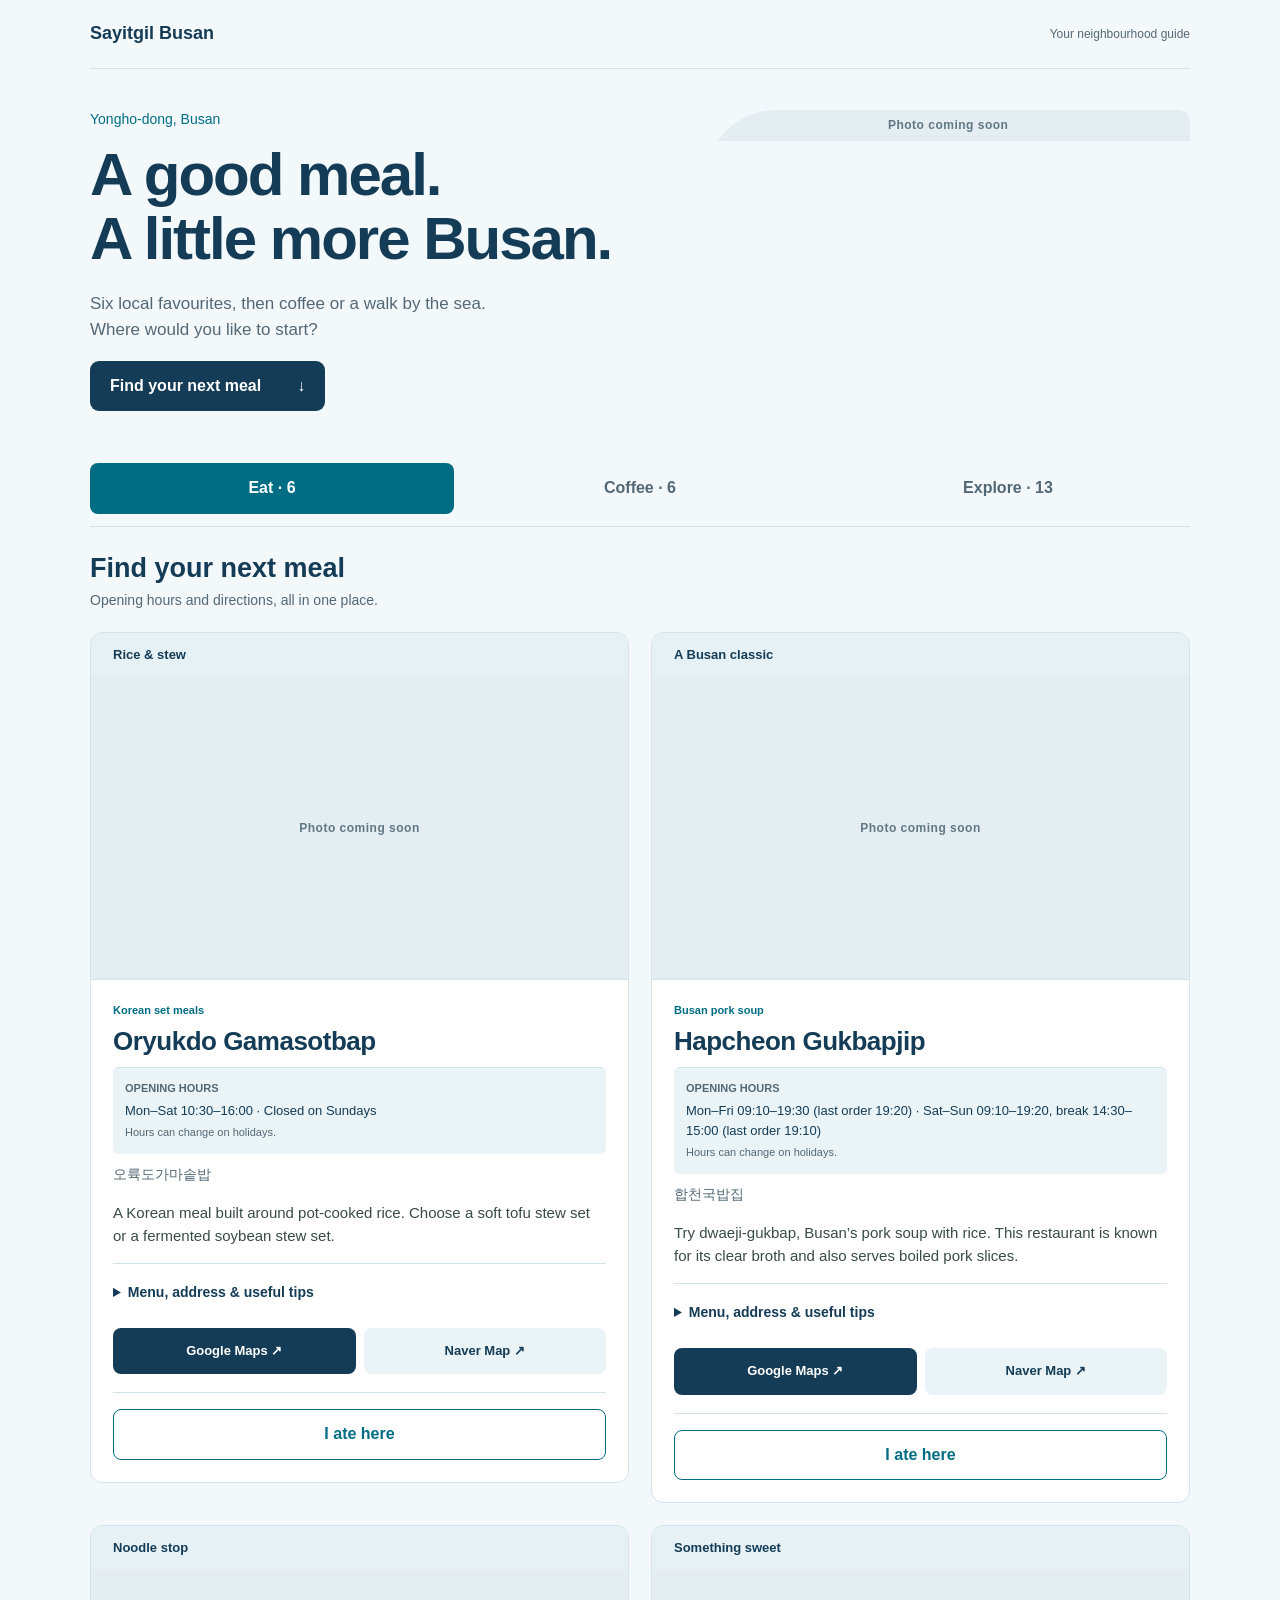
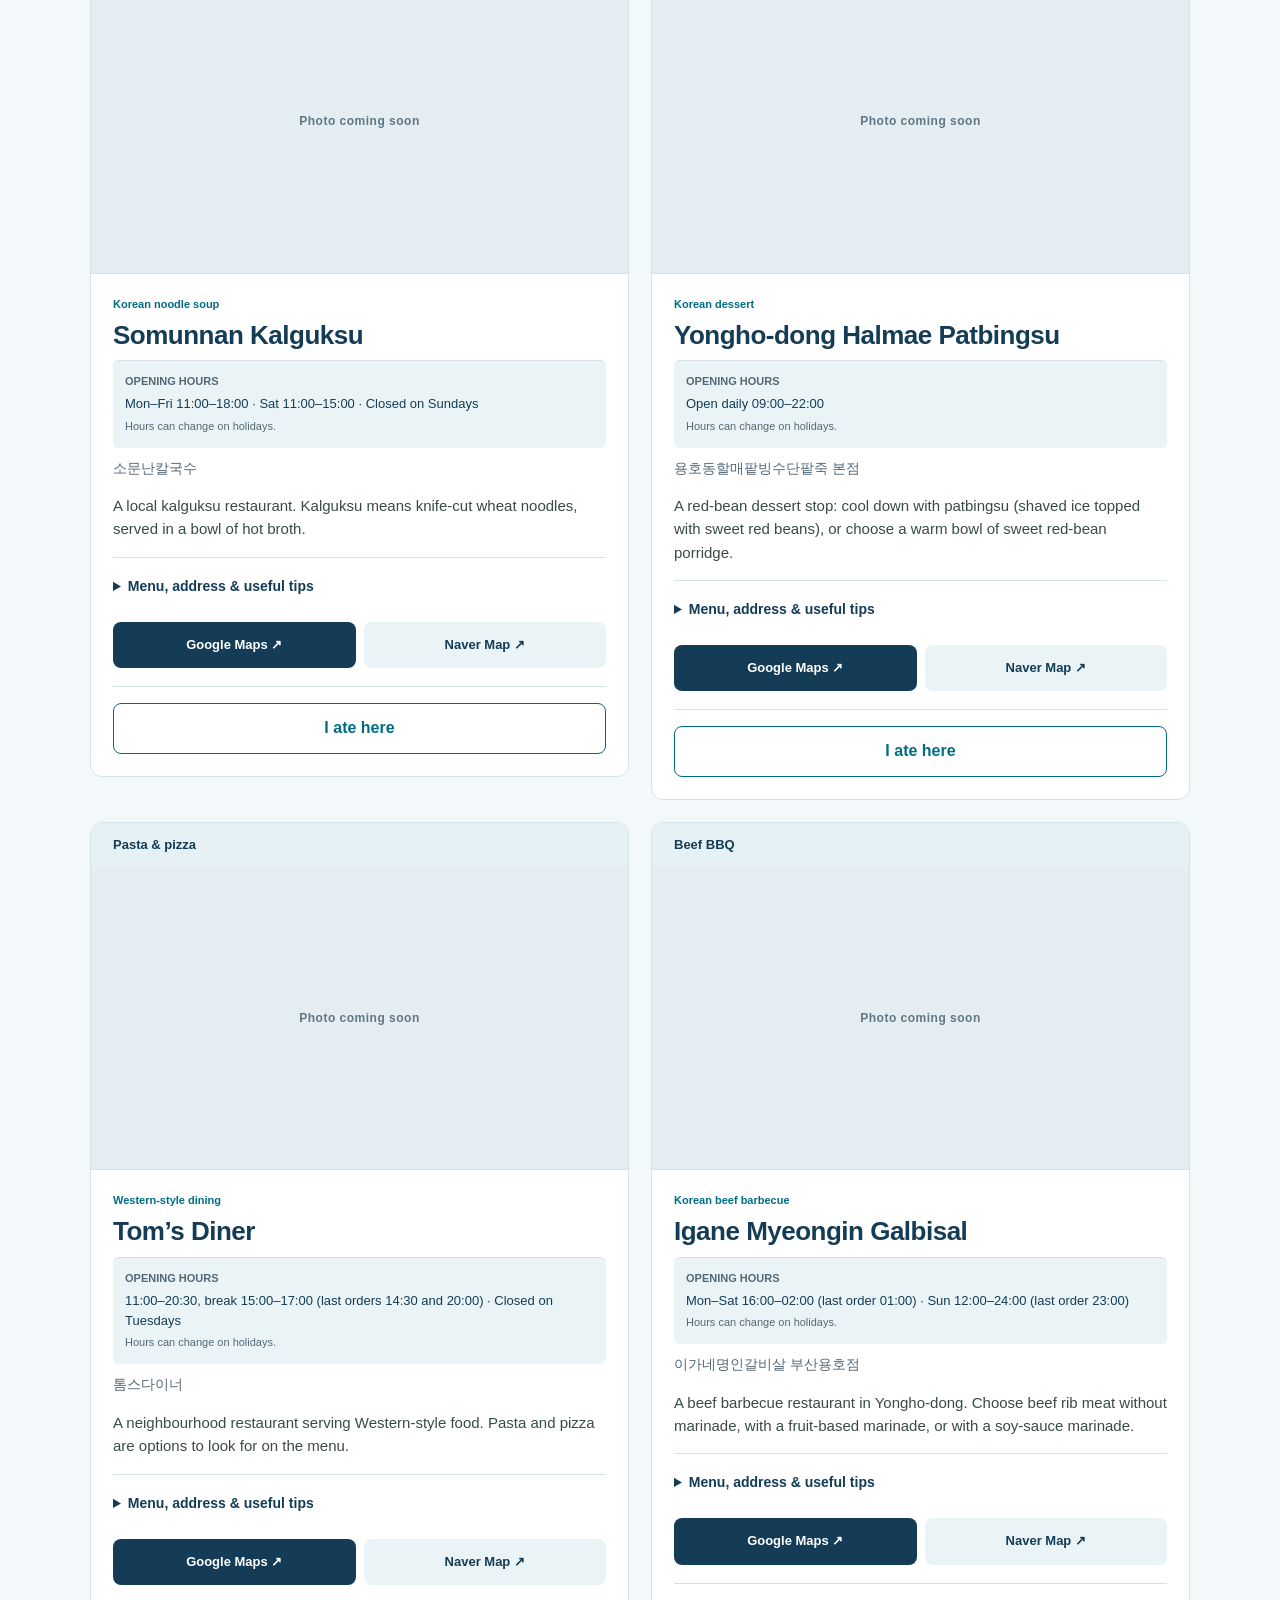
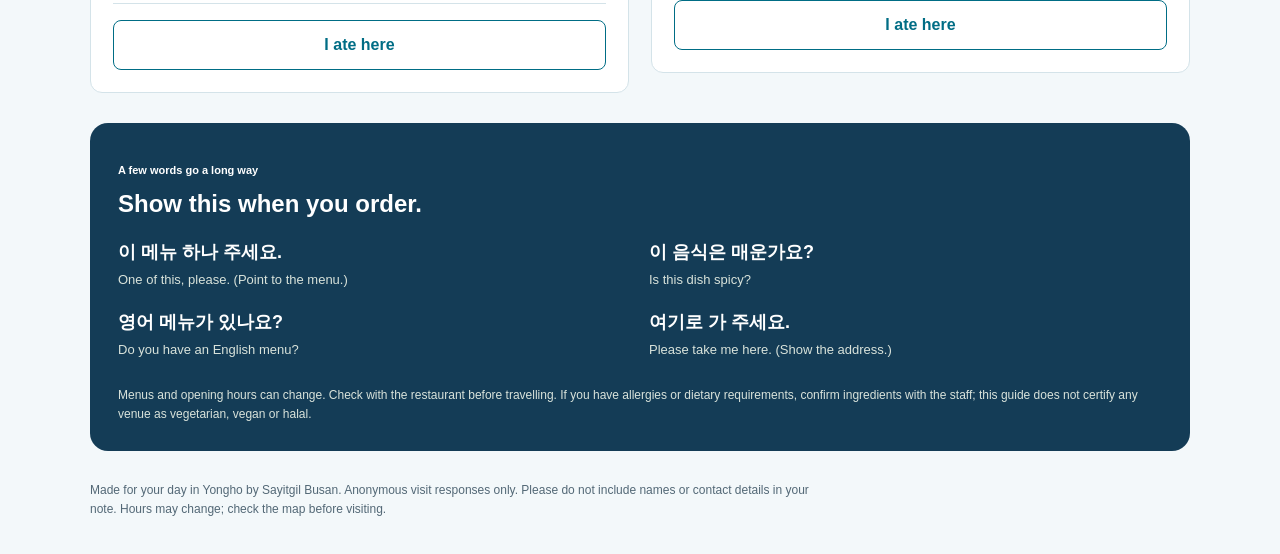
<file: pilot-akane/index.html>
<!DOCTYPE html>
<html lang="en"><head><meta charset="utf-8"/><meta content="width=device-width,initial-scale=1" name="viewport"/><title>Your next stop in Yongho · Sayitgil Busan</title><meta content="noindex" name="robots"/><meta content="Six local food stops in Yongho-dong, Busan. English descriptions, Korean addresses and easy map links, selected by Sayitgil Busan." name="description"/><meta content="#173f3b" name="theme-color"/><meta content="Eat around Yongho · Sayitgil Busan" property="og:title"/><meta content="Six local food stops, from Korean comfort food to red-bean shaved ice. Open the guide and find your next meal." property="og:description"/><meta content="website" property="og:type"/><style>
:root{--ink:#173f3b;--paper:#f7f5ee;--orange:#a74724;--muted:#5e6962;--line:#dce0d7}*{box-sizing:border-box}html{scroll-behavior:smooth;scroll-padding-top:20px}body{margin:0;background:var(--paper);color:var(--ink);font-family:Arial,'Malgun Gothic',sans-serif;line-height:1.6}a{color:inherit;text-underline-offset:4px}button{font:inherit;cursor:pointer}a:focus-visible,button:focus-visible,summary:focus-visible{outline:3px solid #c87925;outline-offset:4px}.wrap{max-width:1120px;margin:auto;padding:0 28px}.brand{display:flex;justify-content:space-between;align-items:center;padding:23px 0;border-bottom:1px solid var(--line);gap:15px;font-size:12px;letter-spacing:1.2px}.brand strong{font-size:15px;letter-spacing:2px}.brand span{color:var(--muted)}header{padding:60px 0 34px;position:relative}header .eyebrow{color:var(--orange)}h1{font-family:Georgia,serif;font-size:clamp(44px,7vw,82px);line-height:1.05;letter-spacing:-2px;font-weight:normal;margin:16px 0 22px}h1 em{font-weight:normal;color:var(--orange)}.intro{max-width:590px;font-size:18px;color:var(--muted)}.eyebrow{font-size:11px;letter-spacing:1.8px;font-weight:bold;text-transform:uppercase}.nav{display:flex;gap:9px;flex-wrap:wrap;margin:25px 0 0}.nav a{border:1px solid #cbd2c8;text-decoration:none;border-radius:25px;padding:8px 15px;font-size:13px;background:#fff9}.nav a:hover{background:var(--ink);color:white}.guide-note{display:flex;gap:14px;background:#e9ede3;padding:18px 22px;border-radius:12px;font-size:14px;margin:10px 0 28px}.guide-note p{margin:0}.grid{display:grid;grid-template-columns:repeat(2,minmax(0,1fr));gap:25px;align-items:start}.card{background:#fff;border:1px solid var(--line);border-radius:20px;overflow:hidden;scroll-margin:22px}.card-top{height:100px;background:#e7ecdf;position:relative;display:flex;align-items:center;gap:14px;padding:25px}.card:nth-child(2) .card-top{background:#f4e4d2}.card:nth-child(3) .card-top{background:#e7edf0}.card:nth-child(4) .card-top{background:#f3e2e2}.card:nth-child(5) .card-top{background:#f0e9d9}.card:nth-child(6) .card-top{background:#f0e2d9}.number{font-family:Georgia,serif;font-size:36px;opacity:.55}.tag{font-size:24px;line-height:1.2;font-weight:bold;letter-spacing:0}.food{font-size:46px;margin-left:auto}.card-body{padding:27px}.card .eyebrow{margin:0 0 7px;color:var(--orange)}h2{font-family:Georgia,serif;font-size:36px;line-height:1.18;margin:0 0 8px;overflow-wrap:anywhere}.korean{font-size:20px;color:var(--muted);margin:0 0 19px}.description{margin:0 0 21px;min-height:77px;color:#394b45}.order{padding:16px 18px;background:#f7f7f2;border-left:3px solid #b2bda3;display:flex;flex-direction:column;gap:5px;font-size:14px}.label{font-size:10px;font-weight:bold;letter-spacing:1.4px;color:var(--muted)}.order strong{font-size:16px}.tip{font-size:13px;color:var(--muted);margin:18px 0}.address{border-top:1px solid var(--line);padding-top:17px}.address p{margin:5px 0;font-size:14px}.address .en-address{font-size:12px;color:var(--muted)}.copy{border:0;background:transparent;color:var(--orange);padding:8px 0;text-decoration:underline;text-underline-offset:3px;font-size:12px;min-height:40px}.actions{display:flex;gap:10px;margin-top:15px}.actions a{flex:1;text-align:center;padding:12px 8px;border-radius:8px;text-decoration:none;font-size:13px;font-weight:bold}.primary{background:var(--ink);color:#fff}.secondary{background:#eef1e9}details{margin-top:20px;border-top:1px solid var(--line);padding-top:13px;font-size:12px;color:var(--muted)}summary{cursor:pointer;min-height:30px}details p{margin:8px 0}details a{line-height:2}.help{margin-top:32px;background:var(--ink);color:white;border-radius:18px;padding:28px}.help h2{font-size:28px}.phrases{display:grid;grid-template-columns:1fr 1fr;gap:18px;margin-top:20px}.phrases p{margin:0}.phrases strong{display:block;font-size:18px}.phrases span{font-size:13px;color:#d9e3db}.fine{font-size:12px;color:#d9e3db;margin:24px 0 0}footer{padding:30px 0 40px;display:flex;justify-content:space-between;gap:20px;font-size:12px;color:var(--muted)}#toast{position:fixed;bottom:24px;left:50%;transform:translateX(-50%);background:#173f3b;color:white;padding:12px 22px;border-radius:30px;box-shadow:0 4px 20px #0002;z-index:5}#toast:empty{display:none}@media(max-width:700px){.wrap{padding:0 18px}.brand{font-size:10px}.brand strong{font-size:12px}header{padding-top:36px}h1{letter-spacing:-1px}.card h2{font-size:34px}.card-top{padding:20px;gap:12px}.tag{font-size:22px}.card-top .number{font-size:30px}.card-top .food{font-size:38px}.intro{font-size:16px}.grid{grid-template-columns:1fr;gap:20px}.card-body{padding:23px}.description{min-height:0}.phrases{grid-template-columns:1fr}.help{padding:24px}.guide-note{padding:16px}footer{flex-direction:column;gap:5px}.nav a{font-size:12px;padding:8px 12px}}@media(prefers-reduced-motion:reduce){html{scroll-behavior:auto}}
.place-photo{margin:0;border-bottom:1px solid var(--line)}.place-photo img{display:block;width:100%;height:auto;aspect-ratio:16/10;object-fit:cover;background:#eef1e9}.place-photo figcaption{display:flex;justify-content:space-between;gap:12px;padding:9px 20px;font-size:11px;color:var(--muted)}.place-photo a{color:var(--muted)}.ate{margin-top:18px;border-top:1px dashed var(--line);padding-top:16px}.ate-btn{width:100%;padding:13px;border-radius:8px;border:2px solid var(--orange);background:#fff;color:var(--orange);font-weight:bold}.ate-btn.done{background:var(--orange);color:#fff}.dishes{display:flex;flex-wrap:wrap;gap:8px;margin:8px 0}.dish{border:1px solid #cbd2c8;background:#fff9;border-radius:20px;padding:8px 13px;font-size:13px}.dish.on{background:var(--ink);color:#fff}.ate-course ul{list-style:none;padding:0;margin:8px 0}.ate-course li{display:flex;gap:10px;margin:0 0 12px;font-size:14px}.thumb{width:72px;height:72px;object-fit:cover;border-radius:8px;flex:none}.maps{font-size:13px}.maps a{font-weight:bold}.spot-img{width:100%;height:150px;object-fit:cover;border-radius:10px;margin-bottom:8px}.ph{display:flex;align-items:center;justify-content:center;text-align:center;background:#eef1e9;color:var(--muted);font-size:11px;font-weight:bold;letter-spacing:.5px}.spot-img.ph{font-size:13px}.hours{border-top:1px solid var(--line);margin-top:18px;padding-top:13px;font-size:13px}.hours p{margin:5px 0}.small{font-size:13px;color:var(--muted);margin:4px 0}.note{display:block;font-size:12px;color:var(--muted);margin-top:10px}.note textarea{width:100%;margin-top:6px;border:1px solid var(--line);border-radius:8px;padding:8px;font:inherit}.send-note{margin-top:6px;border:0;background:var(--ink);color:#fff;border-radius:8px;padding:9px 16px;font-size:13px}.after{margin-top:40px}.after h2{font-family:Georgia,serif;font-size:32px;margin:18px 0 4px}.spots{display:grid;grid-template-columns:repeat(3,minmax(0,1fr));gap:16px;margin:14px 0 26px}.spot{background:#fff;border:1px solid var(--line);border-radius:16px;padding:20px}.spot h3{font-family:Georgia,serif;font-size:21px;margin:4px 0}.spot p{font-size:14px;margin:6px 0}.spot .secondary{display:inline-block;margin-top:6px;padding:9px 14px;border-radius:8px;text-decoration:none;font-size:13px;font-weight:bold}.pilot{background:#fff4d6;border:1px solid #e8cf8f;border-radius:10px;padding:10px 14px;font-size:12px;margin:14px 0}@media(max-width:700px){.spots{grid-template-columns:1fr}}</style><style>
:root{--ink:#143c56;--paper:#f3f8fa;--orange:#006d85;--muted:#536876;--line:#d4e3e9}body{font-family:"Segoe UI","Malgun Gothic",sans-serif;line-height:1.55}html{scroll-padding-top:90px}.wrap{max-width:1160px;padding:0 30px}.brand{letter-spacing:0;font-size:13px;padding:20px 0}.brand a{font-weight:750;font-size:18px;text-decoration:none}.brand span{font-size:12px}header{display:grid;grid-template-columns:1.2fr 1fr;gap:36px;align-items:center;padding:40px 0}h1{font-family:"Segoe UI",sans-serif;font-size:clamp(36px,4.7vw,60px);line-height:1.07;font-weight:750;letter-spacing:-2px;margin:12px 0 20px}.location{color:var(--orange);margin:0;font-size:14px}.intro{font-size:17px;max-width:440px}.hero-photo{height:300px;border-radius:70px 12px 70px 12px;overflow:hidden}.hero-photo img{width:100%;height:100%;object-fit:cover}.hero-cta{display:inline-flex;gap:36px;background:var(--ink);color:white;padding:13px 20px;border-radius:9px;text-decoration:none;font-weight:650}.browse-tabs{display:flex;gap:4px;position:sticky;top:0;z-index:4;padding:12px 0;background:var(--paper);border-bottom:1px solid var(--line)}.browse-tabs button{flex:1;padding:13px 10px;min-height:48px;border:0;background:transparent;color:var(--muted);font-weight:650;border-radius:8px}.browse-tabs button.active{background:#006d85;color:white}.section-intro{padding:26px 0 20px}.section-intro h2{font-family:inherit;font-size:27px;font-weight:700;margin:0 0 5px}.section-intro p{color:var(--muted);margin:0;font-size:14px}.grid{gap:22px}.card{border:1px solid var(--line);border-radius:12px;box-shadow:none}.card-top{height:auto;padding:12px 22px!important;background:#e6f1f5!important;font-size:13px;font-weight:650;color:var(--ink)}.place-photo img{aspect-ratio:16/9}.card-body{padding:22px}.card h2{font-family:inherit;font-weight:700;font-size:26px;letter-spacing:-.5px}.card .korean{font-size:14px;margin:8px 0 15px}.description{min-height:0;font-size:15px;margin-bottom:15px}.hours{padding:10px 12px;border-radius:6px;background:#eaf4f7;margin:10px 0}.hours .label{font-size:11px;letter-spacing:0}.hours p{font-size:13px;margin:3px 0}.hours .small{font-size:11px;color:var(--muted)}.restaurant-details{font-size:14px;border-top:1px solid var(--line);margin-top:16px;padding-top:10px}.restaurant-details summary{font-weight:600;color:var(--ink);min-height:44px;padding:8px 0}.order{margin:8px 0;gap:7px}.label,.eyebrow{text-transform:none;letter-spacing:0}.address{border:0}.actions{gap:8px;margin-top:10px}.actions a{padding:13px 5px;min-height:46px;font-size:13px}.secondary{background:#eaf3f6}.ate{border-top:1px solid var(--line);margin-top:18px}.ate-btn{background:#fff;color:var(--orange);border:1px solid var(--orange);padding:12px;font-weight:650}.ate-btn.done{background:#006d85}.dish{min-height:44px;font-size:13px}.dish.on{background:#143c56;border-color:#143c56}.ate-course{padding-top:10px}.ate-course .label{font-size:21px;color:var(--ink)}.ate-course li{padding:12px 0;border-bottom:1px solid var(--line)}.ate-course small{font-size:13px}.thumb{border-radius:6px}.maps{line-height:2.4}.maps a{display:inline-block;min-height:38px}.spots{grid-template-columns:repeat(3,minmax(0,1fr));margin-top:0;gap:20px}.spot{padding:0 0 18px;border-radius:12px;overflow:hidden}.spot-img{height:180px;border-radius:0;margin:0}.spot p,.spot h3{margin:10px 18px}.spot h3{font-family:inherit;font-weight:700;font-size:22px}.spot .korean{font-size:13px}.ph{background:#e4edf1;color:#607785;display:flex;align-items:center;justify-content:center;text-align:center;font-size:12px;padding:6px}.spot-img.ph{height:180px}.thumb.ph{width:72px;height:72px}.place-photo .ph{aspect-ratio:16/9}.note{font-size:13px}.note textarea{padding:12px;background:#fff}.send-note{min-height:44px;font-size:14px}.help{margin-top:30px;background:#143c56}.help h2{font-family:inherit;font-size:24px}.fine{font-size:12px}footer{display:block;font-size:12px;max-width:730px;padding-bottom:35px}[hidden]{display:none!important}button:focus-visible,a:focus-visible,textarea:focus-visible{outline:3px solid #e3a524;outline-offset:3px}
@media(max-width:700px){.wrap{padding:0 18px}.brand{padding:16px 0}.brand a{font-size:16px}.brand span{font-size:10px}header{grid-template-columns:1fr;gap:20px;padding:27px 0 24px}h1{font-size:39px;letter-spacing:-1.5px;margin:8px 0 14px}.intro{font-size:15px;margin:0 0 18px}.hero-photo{height:170px;border-radius:35px 8px 35px 8px}.hero-cta{padding:11px 17px;font-size:14px}.browse-tabs{padding:9px 0}.browse-tabs button{font-size:13px}.section-intro{padding:20px 0 16px}.section-intro h2{font-size:24px}.card h2{font-size:25px}.card-body{padding:20px}.spots{grid-template-columns:1fr}.spot-img,.spot-img.ph{height:190px}.card-top{padding:10px 20px!important}.ate-course li{gap:10px}.ate-course li>div{min-width:0}.maps{font-size:12px}.help{padding:22px}footer{padding-bottom:25px}}
</style></head><body><div class="wrap"><nav aria-label="Brand" class="brand"><a href="#">Sayitgil Busan</a><span>Your neighbourhood guide</span></nav><header><div class="hero-copy"><p class="location">Yongho-dong, Busan</p><h1>A good meal.<br/>A little more Busan.</h1><p class="intro">Six local favourites, then coffee or a walk by the sea. Where would you like to start?</p><a class="hero-cta" href="#restaurants">Find your next meal <span>↓</span></a></div><div class="hero-photo"><img alt="Red-bean desserts at 용호동할매팥빙수단팥죽 본점" decoding="sync" height="500" loading="eager" onerror="this.outerHTML='&lt;div class=&quot;'+this.className+' ph&quot;&gt;Photo coming soon&lt;/div&gt;'" referrerpolicy="no-referrer" src="https://ldb-phinf.pstatic.net/20240706_250/1720232898418E0jLK_JPEG/1000068320.jpg" width="800"/></div></header><nav aria-label="Browse the guide" class="browse-tabs"><button aria-pressed="true" class="active" data-panel="restaurants">Eat · 6</button><button aria-pressed="false" data-panel="coffee">Coffee · 6</button><button aria-pressed="false" data-panel="explore">Explore · 13</button></nav><div class="section-intro"><h2 id="browse-title">Find your next meal</h2><p id="browse-hint">Opening hours and directions, all in one place.</p></div><main class="grid browse-panel" id="restaurants"><article class="card" id="place-1">
<div class="card-top">Rice &amp; stew</div><figure class="place-photo"><img alt="Soft tofu stew at 오륙도가마솥밥" decoding="sync" height="500" loading="eager" onerror="this.outerHTML='&lt;div class=&quot;'+this.className+' ph&quot;&gt;Photo coming soon&lt;/div&gt;'" referrerpolicy="no-referrer" src="https://ldb-phinf.pstatic.net/20241015_272/172894948213349FOu_JPEG/IMG_6342.jpeg" width="800"/></figure>
<div class="card-body"><p class="eyebrow">Korean set meals</p><h2>Oryukdo Gamasotbap</h2><div class="hours"><span class="label">OPENING HOURS</span><p>Mon–Sat 10:30–16:00 · Closed on Sundays</p><p class="small">Hours can change on holidays.</p></div><p class="korean" lang="ko">오륙도가마솥밥</p><p class="description">A Korean meal built around pot-cooked rice. Choose a soft tofu stew set or a fermented soybean stew set.</p>



<details class="restaurant-details"><summary>Menu, address &amp; useful tips</summary><div class="order"><span class="label">ON THE MENU</span><strong lang="ko">순두부 + 가마솥밥 정식</strong><span>Soft tofu stew &amp; pot-cooked rice set</span></div><p class="tip">Cheonggukjang (청국장) is a fermented soybean stew with a strong, distinctive aroma.</p><div class="address"><span class="label">SHOW THIS ADDRESS</span><p lang="ko">부산광역시 남구 동명로131번길 35 1층</p><p class="en-address">1F, 35 Dongmyeong-ro 131beon-gil, Nam-gu, Busan</p><button class="copy" data-address="오륙도가마솥밥 · 부산광역시 남구 동명로131번길 35 1층">Copy Korean address</button></div></details><div class="actions"><a class="primary" href="https://www.google.com/maps/place/%EB%B6%80%EC%82%B0%EA%B4%91%EC%97%AD%EC%8B%9C%20%EB%82%A8%EA%B5%AC%20%EB%8F%99%EB%AA%85%EB%A1%9C131%EB%B2%88%EA%B8%B8%2035%201%EC%B8%B5/data=!4m2!3m1!1s0x3568ec54985c5075:0xee95b2152bd0763e" rel="noopener" target="_blank">Google Maps ↗</a><a class="secondary" href="https://map.naver.com/p/entry/place/1830306244" rel="noopener" target="_blank">Naver Map ↗</a></div>
<div class="ate" data-place="place-1"><button class="ate-btn" type="button">I ate here</button><div class="ate-step" hidden=""><p class="label">What did you have? Choose all that apply.</p><div class="dishes"><button aria-pressed="false" class="dish" data-dish="Soft tofu stew &amp; pot-cooked rice set" type="button">Soft tofu stew &amp; pot-cooked rice set</button><button aria-pressed="false" class="dish" data-dish="other" type="button">Something else</button></div></div><div class="ate-course" hidden=""><p class="label">After your meal</p><p class="small">Nearby coffee and places to go after your meal.</p><ul><li><img alt="" class="thumb" loading="lazy" onerror="this.outerHTML='&lt;div class=&quot;'+this.className+' ph&quot;&gt;Photo coming soon&lt;/div&gt;'" referrerpolicy="no-referrer" src="https://search.pstatic.net/common/?autoRotate=true&amp;quality=100&amp;type=f640_380&amp;src=https%3A%2F%2Fldb-phinf.pstatic.net%2F20250408_198%2F17440942046523njmf_JPEG%2F1000020209.jpg"/><div><strong>Cheongdam Coffee</strong> <span lang="ko">청담커피</span><br/><small>about 3 min walk from here · A small, quiet neighbourhood café. Visitors mention good coffee, lattes and cake.</small><br/><span class="maps"><a data-log="map" data-target="c1" href="https://www.google.com/maps/place/청담커피/data=!4m5!3m4!1s0x3568ec538e276563:0x432a32a608e9db84!16s%2Fg%2F11tmy55ch_" rel="noopener" target="_blank">Google Maps ↗</a> · <a data-log="map" data-target="c1" href="https://map.naver.com/p/entry/place/1294607754" rel="noopener" target="_blank">Naver Map ↗</a></span></div></li><li><div class="thumb ph">Photo coming soon</div><div><strong>TOCO Coffee &amp; Toast</strong> <span lang="ko">TOCO 커피 토스트</span><br/><small>about 5 min walk from here · Coffee with homemade toast and fresh fruit juice.</small><br/><span class="maps"><a data-log="map" data-target="c4" href="https://www.google.com/maps/place/TOCO+커피+토스트/data=!4m5!3m4!1s0x3568ec55487337f5:0x6f109636ecffec1f!16s%2Fg%2F11f760lnqb" rel="noopener" target="_blank">Google Maps ↗</a> · <a data-log="map" data-target="c4" href="https://map.naver.com/p/search/TOCO%20%EC%BB%A4%ED%94%BC%20%ED%86%A0%EC%8A%A4%ED%8A%B8" rel="noopener" target="_blank">Naver Map ↗</a></span></div></li><li><img alt="" class="thumb" loading="lazy" onerror="this.outerHTML='&lt;div class=&quot;'+this.className+' ph&quot;&gt;Photo coming soon&lt;/div&gt;'" referrerpolicy="no-referrer" src="https://search.pstatic.net/common/?autoRotate=true&amp;quality=100&amp;type=f640_380&amp;src=http%3A%2F%2Fblogfiles.naver.net%2F20141011_49%2Fwellbeingup_14130051939644annX_JPEG%2FDSC_8367.jpg"/><div><strong>Igidae Coastal Walk</strong> <span lang="ko">이기대 해안산책로</span><br/><small>Taxi about 7 min (≈₩4,800) to Dongsaengmal · Rocky cliffs, a suspension bridge and wide views of Gwangan Bridge along the sea.</small><br/><span class="maps"><a data-log="map" data-target="p1" href="https://www.google.com/maps/place/이기대+해안+산책로/data=!4m5!3m4!1s0x3568ed1ac550c0af:0xa6672be7b7e79fc5!16s%2Fg%2F11f_vbx900" rel="noopener" target="_blank">Google Maps ↗</a> · <a data-log="map" data-target="p1" href="https://map.naver.com/p/entry/place/16855498" rel="noopener" target="_blank">Naver Map ↗</a></span></div></li><li><img alt="" class="thumb" loading="lazy" onerror="this.outerHTML='&lt;div class=&quot;'+this.className+' ph&quot;&gt;Photo coming soon&lt;/div&gt;'" referrerpolicy="no-referrer" src="https://search.pstatic.net/common/?autoRotate=true&amp;quality=100&amp;type=f640_380&amp;src=https%3A%2F%2Fldb-phinf.pstatic.net%2F20150831_95%2F1441026059695emx2u_JPEG%2F116360403469671_0.jpg"/><div><strong>Peace Park &amp; Busan Arboretum</strong> <span lang="ko">평화공원 · 수목전시원</span><br/><small>Taxi about 5 min (≈₩4,800) · Open lawns, ponds and tree gardens for a quiet walk. Easy to combine with the museum and UN cemetery.</small><br/><span class="maps"><a data-log="map" data-target="p6" href="https://www.google.com/maps/place/평화공원/data=!4m5!3m4!1s0x3568ec59b7a573c3:0xcb6973d69dc84193!16s%2Fg%2F1td9s_6x" rel="noopener" target="_blank">Google Maps ↗</a> · <a data-log="map" data-target="p6" href="https://map.naver.com/p/entry/place/13350570" rel="noopener" target="_blank">Naver Map ↗</a></span></div></li></ul><label class="note">One line about your meal (any language, optional)<textarea aria-label="One line about your meal" maxlength="200" placeholder="Any language. No names or contact details, please." rows="2"></textarea></label><button class="send-note" type="button">Send</button></div></div></div></article><article class="card" id="place-2">
<div class="card-top">A Busan classic</div><figure class="place-photo"><img alt="Pork soup with rice at 합천국밥집" decoding="sync" height="500" loading="eager" onerror="this.outerHTML='&lt;div class=&quot;'+this.className+' ph&quot;&gt;Photo coming soon&lt;/div&gt;'" referrerpolicy="no-referrer" src="https://ldb-phinf.pstatic.net/20210924_244/1632471199690FQ6Xm_JPEG/7E9LBr5QGavLhY8jF3BwoX53.jpeg.jpg" width="800"/></figure>
<div class="card-body"><p class="eyebrow">Busan pork soup</p><h2>Hapcheon Gukbapjip</h2><div class="hours"><span class="label">OPENING HOURS</span><p>Mon–Fri 09:10–19:30 (last order 19:20) · Sat–Sun 09:10–19:20, break 14:30–15:00 (last order 19:10)</p><p class="small">Hours can change on holidays.</p></div><p class="korean" lang="ko">합천국밥집</p><p class="description">Try dwaeji-gukbap, Busan’s pork soup with rice. This restaurant is known for its clear broth and also serves boiled pork slices.</p>



<details class="restaurant-details"><summary>Menu, address &amp; useful tips</summary><div class="order"><span class="label">ON THE MENU</span><strong lang="ko">돼지국밥 / 수육</strong><span>Pork soup with rice / boiled pork slices</span></div><p class="tip">A pork-based meal. Check which cuts are included when ordering.</p><div class="address"><span class="label">SHOW THIS ADDRESS</span><p lang="ko">부산광역시 남구 용호로 235</p><p class="en-address">235 Yongho-ro, Nam-gu, Busan</p><button class="copy" data-address="합천국밥집 · 부산광역시 남구 용호로 235">Copy Korean address</button></div></details><div class="actions"><a class="primary" href="https://www.google.com/maps/place/%EB%B6%80%EC%82%B0%EA%B4%91%EC%97%AD%EC%8B%9C%20%EB%82%A8%EA%B5%AC%20%EC%9A%A9%ED%98%B8%EB%A1%9C%20235/data=!4m2!3m1!1s0x3568ec4b67caaf8d:0x3fe3a0c62508ea01" rel="noopener" target="_blank">Google Maps ↗</a><a class="secondary" href="https://map.naver.com/p/entry/place/11872316" rel="noopener" target="_blank">Naver Map ↗</a></div>
<div class="ate" data-place="place-2"><button class="ate-btn" type="button">I ate here</button><div class="ate-step" hidden=""><p class="label">What did you have? Choose all that apply.</p><div class="dishes"><button aria-pressed="false" class="dish" data-dish="Pork soup with rice" type="button">Pork soup with rice</button><button aria-pressed="false" class="dish" data-dish="Boiled pork slices" type="button">Boiled pork slices</button><button aria-pressed="false" class="dish" data-dish="other" type="button">Something else</button></div></div><div class="ate-course" hidden=""><p class="label">After your meal</p><p class="small">Nearby coffee and places to go after your meal.</p><ul><li><img alt="" class="thumb" loading="lazy" onerror="this.outerHTML='&lt;div class=&quot;'+this.className+' ph&quot;&gt;Photo coming soon&lt;/div&gt;'" referrerpolicy="no-referrer" src="https://search.pstatic.net/common/?autoRotate=true&amp;quality=100&amp;type=f640_380&amp;src=https%3A%2F%2Fldb-phinf.pstatic.net%2F20230412_62%2F1681292651654Uiuiu_JPEG%2F1681291494618.jpg"/><div><strong>Guumdal</strong> <span lang="ko">구움달</span><br/><small>about 9 min walk from here · A small bake shop known locally for salt bread, financiers and other baked sweets.</small><br/><span class="maps"><a data-log="map" data-target="c3" href="https://www.google.com/maps/search/%EA%B5%AC%EC%9B%80%EB%8B%AC%20%EB%B6%80%EC%82%B0%20%EB%82%A8%EA%B5%AC%20%EB%8F%99%EB%AA%85%EB%A1%9C146%EB%B2%88%EA%B8%B8%2075" rel="noopener" target="_blank">Google Maps ↗</a> · <a data-log="map" data-target="c3" href="https://map.naver.com/p/entry/place/1072030729" rel="noopener" target="_blank">Naver Map ↗</a></span></div></li><li><img alt="" class="thumb" loading="lazy" onerror="this.outerHTML='&lt;div class=&quot;'+this.className+' ph&quot;&gt;Photo coming soon&lt;/div&gt;'" referrerpolicy="no-referrer" src="https://search.pstatic.net/common/?autoRotate=true&amp;quality=100&amp;type=f640_380&amp;src=https%3A%2F%2Fldb-phinf.pstatic.net%2F20211014_215%2F1634194682410yDHtW_JPEG%2Fic-prhcthgnZxWdDviXPPdGc.jpeg.jpg"/><div><strong>Dibless Café</strong> <span lang="ko">디블레스</span><br/><small>about 10 min walk from here · A neighbourhood coffee stop for a short sit-down break.</small><br/><span class="maps"><a data-log="map" data-target="c2" href="https://www.google.com/maps/place/디블레스/data=!4m5!3m4!1s0x3568ed0fd8e3f609:0xc2f179de0c1e74ff!16s%2Fg%2F11rhc788st" rel="noopener" target="_blank">Google Maps ↗</a> · <a data-log="map" data-target="c2" href="https://map.naver.com/p/entry/place/1213912890" rel="noopener" target="_blank">Naver Map ↗</a></span></div></li><li><img alt="" class="thumb" loading="lazy" onerror="this.outerHTML='&lt;div class=&quot;'+this.className+' ph&quot;&gt;Photo coming soon&lt;/div&gt;'" referrerpolicy="no-referrer" src="https://search.pstatic.net/common/?autoRotate=true&amp;quality=100&amp;type=f640_380&amp;src=http%3A%2F%2Fblogfiles.naver.net%2F20141011_49%2Fwellbeingup_14130051939644annX_JPEG%2FDSC_8367.jpg"/><div><strong>Igidae Coastal Walk</strong> <span lang="ko">이기대 해안산책로</span><br/><small>Taxi about 7 min (≈₩4,800) to Dongsaengmal · Rocky cliffs, a suspension bridge and wide views of Gwangan Bridge along the sea.</small><br/><span class="maps"><a data-log="map" data-target="p1" href="https://www.google.com/maps/place/이기대+해안+산책로/data=!4m5!3m4!1s0x3568ed1ac550c0af:0xa6672be7b7e79fc5!16s%2Fg%2F11f_vbx900" rel="noopener" target="_blank">Google Maps ↗</a> · <a data-log="map" data-target="p1" href="https://map.naver.com/p/entry/place/16855498" rel="noopener" target="_blank">Naver Map ↗</a></span></div></li><li><img alt="" class="thumb" loading="lazy" onerror="this.outerHTML='&lt;div class=&quot;'+this.className+' ph&quot;&gt;Photo coming soon&lt;/div&gt;'" referrerpolicy="no-referrer" src="https://search.pstatic.net/common/?autoRotate=true&amp;quality=100&amp;type=f640_380&amp;src=http%3A%2F%2Fblogfiles.naver.net%2F20140903_111%2Fchoiat_1409755521178edoIe_JPEG%2F%25BF%25C0%25B7%25FA%25B5%25B53.jpg"/><div><strong>Oryukdo Skywalk &amp; Sunrise Park</strong> <span lang="ko">오륙도 스카이워크 · 해맞이공원</span><br/><small>Taxi about 9 min (≈₩5,500) · A short glass-floored walkway over the sea, with coastal views and a hillside park next to it.</small><br/><span class="maps"><a data-log="map" data-target="p2" href="https://www.google.com/maps/place/오륙도+스카이워크/data=!3m1!4b1!4m4!3m3!1s0x3568edc80add1255:0x199dcb0499a6db71!16s%2Fg%2F11b_2g4y89" rel="noopener" target="_blank">Google Maps ↗</a> · <a data-log="map" data-target="p2" href="https://map.naver.com/p/entry/place/33461396" rel="noopener" target="_blank">Naver Map ↗</a></span></div></li></ul><label class="note">One line about your meal (any language, optional)<textarea aria-label="One line about your meal" maxlength="200" placeholder="Any language. No names or contact details, please." rows="2"></textarea></label><button class="send-note" type="button">Send</button></div></div></div></article><article class="card" id="place-3">
<div class="card-top">Noodle stop</div><figure class="place-photo"><img alt="Restaurant exterior at 소문난칼국수" decoding="sync" height="500" loading="eager" onerror="this.outerHTML='&lt;div class=&quot;'+this.className+' ph&quot;&gt;Photo coming soon&lt;/div&gt;'" referrerpolicy="no-referrer" src="https://blogfiles.pstatic.net/MjAyNjA2MjFfMjU5/MDAxNzgyMDIwNzA3MTg0.H0e2p5HcQDhl98rCZBnxb_e-dEkC084KfblB9vG4Sy0g.vjrrJ6dzkmxT0JJt6F-TDhiuoZlEofeDRNUsUdRtZKog.JPEG/P1420120.JPG/740x494" width="800"/></figure>
<div class="card-body"><p class="eyebrow">Korean noodle soup</p><h2>Somunnan Kalguksu</h2><div class="hours"><span class="label">OPENING HOURS</span><p>Mon–Fri 11:00–18:00 · Sat 11:00–15:00 · Closed on Sundays</p><p class="small">Hours can change on holidays.</p></div><p class="korean" lang="ko">소문난칼국수</p><p class="description">A local kalguksu restaurant. Kalguksu means knife-cut wheat noodles, served in a bowl of hot broth.</p>



<details class="restaurant-details"><summary>Menu, address &amp; useful tips</summary><div class="order"><span class="label">ON THE MENU</span><strong lang="ko">칼국수</strong><span>Knife-cut noodle soup</span></div><p class="tip">Ask about the broth ingredients if you avoid fish or meat. Wheat noodles are not gluten-free.</p><div class="address"><span class="label">SHOW THIS ADDRESS</span><p lang="ko">부산광역시 남구 용호로110번길 38</p><p class="en-address">38 Yongho-ro 110beon-gil, Nam-gu, Busan</p><button class="copy" data-address="소문난칼국수 · 부산광역시 남구 용호로110번길 38">Copy Korean address</button></div></details><div class="actions"><a class="primary" href="https://www.google.com/maps/place/%EB%B6%80%EC%82%B0%EA%B4%91%EC%97%AD%EC%8B%9C%20%EB%82%A8%EA%B5%AC%20%EC%9A%A9%ED%98%B8%EB%A1%9C110%EB%B2%88%EA%B8%B8%2038/data=!4m2!3m1!1s0x3568ec548a94658f:0xa4f43a1391c0700e" rel="noopener" target="_blank">Google Maps ↗</a><a class="secondary" href="https://map.naver.com/p/entry/place/32071299" rel="noopener" target="_blank">Naver Map ↗</a></div>
<div class="ate" data-place="place-3"><button class="ate-btn" type="button">I ate here</button><div class="ate-step" hidden=""><p class="label">What did you have? Choose all that apply.</p><div class="dishes"><button aria-pressed="false" class="dish" data-dish="Knife-cut noodle soup" type="button">Knife-cut noodle soup</button><button aria-pressed="false" class="dish" data-dish="other" type="button">Something else</button></div></div><div class="ate-course" hidden=""><p class="label">After your meal</p><p class="small">Nearby coffee and places to go after your meal.</p><ul><li><img alt="" class="thumb" loading="lazy" onerror="this.outerHTML='&lt;div class=&quot;'+this.className+' ph&quot;&gt;Photo coming soon&lt;/div&gt;'" referrerpolicy="no-referrer" src="https://search.pstatic.net/common/?autoRotate=true&amp;quality=100&amp;type=f640_380&amp;src=https%3A%2F%2Fldb-phinf.pstatic.net%2F20250408_198%2F17440942046523njmf_JPEG%2F1000020209.jpg"/><div><strong>Cheongdam Coffee</strong> <span lang="ko">청담커피</span><br/><small>about 3 min walk from here · A small, quiet neighbourhood café. Visitors mention good coffee, lattes and cake.</small><br/><span class="maps"><a data-log="map" data-target="c1" href="https://www.google.com/maps/place/청담커피/data=!4m5!3m4!1s0x3568ec538e276563:0x432a32a608e9db84!16s%2Fg%2F11tmy55ch_" rel="noopener" target="_blank">Google Maps ↗</a> · <a data-log="map" data-target="c1" href="https://map.naver.com/p/entry/place/1294607754" rel="noopener" target="_blank">Naver Map ↗</a></span></div></li><li><div class="thumb ph">Photo coming soon</div><div><strong>TOCO Coffee &amp; Toast</strong> <span lang="ko">TOCO 커피 토스트</span><br/><small>about 3 min walk from here · Coffee with homemade toast and fresh fruit juice.</small><br/><span class="maps"><a data-log="map" data-target="c4" href="https://www.google.com/maps/place/TOCO+커피+토스트/data=!4m5!3m4!1s0x3568ec55487337f5:0x6f109636ecffec1f!16s%2Fg%2F11f760lnqb" rel="noopener" target="_blank">Google Maps ↗</a> · <a data-log="map" data-target="c4" href="https://map.naver.com/p/search/TOCO%20%EC%BB%A4%ED%94%BC%20%ED%86%A0%EC%8A%A4%ED%8A%B8" rel="noopener" target="_blank">Naver Map ↗</a></span></div></li><li><img alt="" class="thumb" loading="lazy" onerror="this.outerHTML='&lt;div class=&quot;'+this.className+' ph&quot;&gt;Photo coming soon&lt;/div&gt;'" referrerpolicy="no-referrer" src="https://search.pstatic.net/common/?autoRotate=true&amp;quality=100&amp;type=f640_380&amp;src=http%3A%2F%2Fblogfiles.naver.net%2F20141011_49%2Fwellbeingup_14130051939644annX_JPEG%2FDSC_8367.jpg"/><div><strong>Igidae Coastal Walk</strong> <span lang="ko">이기대 해안산책로</span><br/><small>Taxi about 7 min (≈₩4,800) to Dongsaengmal · Rocky cliffs, a suspension bridge and wide views of Gwangan Bridge along the sea.</small><br/><span class="maps"><a data-log="map" data-target="p1" href="https://www.google.com/maps/place/이기대+해안+산책로/data=!4m5!3m4!1s0x3568ed1ac550c0af:0xa6672be7b7e79fc5!16s%2Fg%2F11f_vbx900" rel="noopener" target="_blank">Google Maps ↗</a> · <a data-log="map" data-target="p1" href="https://map.naver.com/p/entry/place/16855498" rel="noopener" target="_blank">Naver Map ↗</a></span></div></li><li><img alt="" class="thumb" loading="lazy" onerror="this.outerHTML='&lt;div class=&quot;'+this.className+' ph&quot;&gt;Photo coming soon&lt;/div&gt;'" referrerpolicy="no-referrer" src="https://search.pstatic.net/common/?autoRotate=true&amp;quality=100&amp;type=f640_380&amp;src=https%3A%2F%2Fldb-phinf.pstatic.net%2F20150831_95%2F1441026059695emx2u_JPEG%2F116360403469671_0.jpg"/><div><strong>Peace Park &amp; Busan Arboretum</strong> <span lang="ko">평화공원 · 수목전시원</span><br/><small>Taxi about 5 min (≈₩4,800) · Open lawns, ponds and tree gardens for a quiet walk. Easy to combine with the museum and UN cemetery.</small><br/><span class="maps"><a data-log="map" data-target="p6" href="https://www.google.com/maps/place/평화공원/data=!4m5!3m4!1s0x3568ec59b7a573c3:0xcb6973d69dc84193!16s%2Fg%2F1td9s_6x" rel="noopener" target="_blank">Google Maps ↗</a> · <a data-log="map" data-target="p6" href="https://map.naver.com/p/entry/place/13350570" rel="noopener" target="_blank">Naver Map ↗</a></span></div></li></ul><label class="note">One line about your meal (any language, optional)<textarea aria-label="One line about your meal" maxlength="200" placeholder="Any language. No names or contact details, please." rows="2"></textarea></label><button class="send-note" type="button">Send</button></div></div></div></article><article class="card" id="place-4">
<div class="card-top">Something sweet</div><figure class="place-photo"><img alt="Red-bean desserts at 용호동할매팥빙수단팥죽 본점" decoding="sync" height="500" loading="eager" onerror="this.outerHTML='&lt;div class=&quot;'+this.className+' ph&quot;&gt;Photo coming soon&lt;/div&gt;'" referrerpolicy="no-referrer" src="https://ldb-phinf.pstatic.net/20240706_250/1720232898418E0jLK_JPEG/1000068320.jpg" width="800"/></figure>
<div class="card-body"><p class="eyebrow">Korean dessert</p><h2>Yongho-dong Halmae Patbingsu</h2><div class="hours"><span class="label">OPENING HOURS</span><p>Open daily 09:00–22:00</p><p class="small">Hours can change on holidays.</p></div><p class="korean" lang="ko">용호동할매팥빙수단팥죽 본점</p><p class="description">A red-bean dessert stop: cool down with patbingsu (shaved ice topped with sweet red beans), or choose a warm bowl of sweet red-bean porridge.</p>



<details class="restaurant-details"><summary>Menu, address &amp; useful tips</summary><div class="order"><span class="label">ON THE MENU</span><strong lang="ko">팥빙수 / 단팥죽</strong><span>Red-bean shaved ice / sweet red-bean porridge</span></div><p class="tip">Ask about dairy and other allergens before ordering.</p><div class="address"><span class="label">SHOW THIS ADDRESS</span><p lang="ko">부산광역시 남구 용호로90번길 24 1층</p><p class="en-address">1F, 24 Yongho-ro 90beon-gil, Nam-gu, Busan</p><button class="copy" data-address="용호동할매팥빙수단팥죽 본점 · 부산광역시 남구 용호로90번길 24 1층">Copy Korean address</button></div></details><div class="actions"><a class="primary" href="https://www.google.com/maps/place/%EB%B6%80%EC%82%B0%EA%B4%91%EC%97%AD%EC%8B%9C%20%EB%82%A8%EA%B5%AC%20%EC%9A%A9%ED%98%B8%EB%A1%9C90%EB%B2%88%EA%B8%B8%2024%201%EC%B8%B5/data=!4m2!3m1!1s0x3568ec5510d5d905:0x12d6c3c1489f705c" rel="noopener" target="_blank">Google Maps ↗</a><a class="secondary" href="https://map.naver.com/p/entry/place/13573885" rel="noopener" target="_blank">Naver Map ↗</a></div>
<div class="ate" data-place="place-4"><button class="ate-btn" type="button">I ate here</button><div class="ate-step" hidden=""><p class="label">What did you have? Choose all that apply.</p><div class="dishes"><button aria-pressed="false" class="dish" data-dish="Red-bean shaved ice" type="button">Red-bean shaved ice</button><button aria-pressed="false" class="dish" data-dish="Sweet red-bean porridge" type="button">Sweet red-bean porridge</button><button aria-pressed="false" class="dish" data-dish="other" type="button">Something else</button></div></div><div class="ate-course" hidden=""><p class="label">After your meal</p><p class="small">Nearby coffee and places to go after your meal.</p><ul><li><div class="thumb ph">Photo coming soon</div><div><strong>TOCO Coffee &amp; Toast</strong> <span lang="ko">TOCO 커피 토스트</span><br/><small>about 1 min walk from here · Coffee with homemade toast and fresh fruit juice.</small><br/><span class="maps"><a data-log="map" data-target="c4" href="https://www.google.com/maps/place/TOCO+커피+토스트/data=!4m5!3m4!1s0x3568ec55487337f5:0x6f109636ecffec1f!16s%2Fg%2F11f760lnqb" rel="noopener" target="_blank">Google Maps ↗</a> · <a data-log="map" data-target="c4" href="https://map.naver.com/p/search/TOCO%20%EC%BB%A4%ED%94%BC%20%ED%86%A0%EC%8A%A4%ED%8A%B8" rel="noopener" target="_blank">Naver Map ↗</a></span></div></li><li><img alt="" class="thumb" loading="lazy" onerror="this.outerHTML='&lt;div class=&quot;'+this.className+' ph&quot;&gt;Photo coming soon&lt;/div&gt;'" referrerpolicy="no-referrer" src="https://search.pstatic.net/common/?autoRotate=true&amp;quality=100&amp;type=f640_380&amp;src=https%3A%2F%2Fldb-phinf.pstatic.net%2F20210612_101%2F1623487497923dlBc3_JPEG%2FG9UQRdtO_Ypxdwh2UEwNmk8a.jpeg.jpg"/><div><strong>Ongsse</strong> <span lang="ko">옹쎄</span><br/><small>about 5 min walk from here · Homemade flavoured milk, such as purple sweet potato, and freshly baked cookies.</small><br/><span class="maps"><a data-log="map" data-target="c5" href="https://www.google.com/maps/search/%EC%98%B9%EC%8E%84%20%EB%B6%80%EC%82%B0%20%EB%82%A8%EA%B5%AC%20%EB%8F%99%EB%AA%85%EB%A1%9C105%EB%B2%88%EA%B8%B8%20114" rel="noopener" target="_blank">Google Maps ↗</a> · <a data-log="map" data-target="c5" href="https://map.naver.com/p/entry/place/1953212460" rel="noopener" target="_blank">Naver Map ↗</a></span></div></li><li><img alt="" class="thumb" loading="lazy" onerror="this.outerHTML='&lt;div class=&quot;'+this.className+' ph&quot;&gt;Photo coming soon&lt;/div&gt;'" referrerpolicy="no-referrer" src="https://search.pstatic.net/common/?autoRotate=true&amp;quality=100&amp;type=f640_380&amp;src=http%3A%2F%2Fblogfiles.naver.net%2F20141011_49%2Fwellbeingup_14130051939644annX_JPEG%2FDSC_8367.jpg"/><div><strong>Igidae Coastal Walk</strong> <span lang="ko">이기대 해안산책로</span><br/><small>Taxi about 7 min (≈₩4,800) to Dongsaengmal · Rocky cliffs, a suspension bridge and wide views of Gwangan Bridge along the sea.</small><br/><span class="maps"><a data-log="map" data-target="p1" href="https://www.google.com/maps/place/이기대+해안+산책로/data=!4m5!3m4!1s0x3568ed1ac550c0af:0xa6672be7b7e79fc5!16s%2Fg%2F11f_vbx900" rel="noopener" target="_blank">Google Maps ↗</a> · <a data-log="map" data-target="p1" href="https://map.naver.com/p/entry/place/16855498" rel="noopener" target="_blank">Naver Map ↗</a></span></div></li><li><img alt="" class="thumb" loading="lazy" onerror="this.outerHTML='&lt;div class=&quot;'+this.className+' ph&quot;&gt;Photo coming soon&lt;/div&gt;'" referrerpolicy="no-referrer" src="https://search.pstatic.net/common/?autoRotate=true&amp;quality=100&amp;type=f640_380&amp;src=https%3A%2F%2Fldb-phinf.pstatic.net%2F20150831_95%2F1441026059695emx2u_JPEG%2F116360403469671_0.jpg"/><div><strong>Peace Park &amp; Busan Arboretum</strong> <span lang="ko">평화공원 · 수목전시원</span><br/><small>Taxi about 5 min (≈₩4,800) · Open lawns, ponds and tree gardens for a quiet walk. Easy to combine with the museum and UN cemetery.</small><br/><span class="maps"><a data-log="map" data-target="p6" href="https://www.google.com/maps/place/평화공원/data=!4m5!3m4!1s0x3568ec59b7a573c3:0xcb6973d69dc84193!16s%2Fg%2F1td9s_6x" rel="noopener" target="_blank">Google Maps ↗</a> · <a data-log="map" data-target="p6" href="https://map.naver.com/p/entry/place/13350570" rel="noopener" target="_blank">Naver Map ↗</a></span></div></li></ul><label class="note">One line about your meal (any language, optional)<textarea aria-label="One line about your meal" maxlength="200" placeholder="Any language. No names or contact details, please." rows="2"></textarea></label><button class="send-note" type="button">Send</button></div></div></div></article><article class="card" id="place-5">
<div class="card-top">Pasta &amp; pizza</div><figure class="place-photo"><img alt="Seafood tomato pasta at 톰스다이너" decoding="sync" height="500" loading="eager" onerror="this.outerHTML='&lt;div class=&quot;'+this.className+' ph&quot;&gt;Photo coming soon&lt;/div&gt;'" referrerpolicy="no-referrer" src="https://ldb-phinf.pstatic.net/20250629_20/17511634031266v2Gw_PNG/%C7%D8%BB%EA%B9%B0%C5%E4%C6%C4%C5%E4%C6%C4%BD%BA%C5%B8_%B9%E8%B9%CE.png" width="800"/></figure>
<div class="card-body"><p class="eyebrow">Western-style dining</p><h2>Tom’s Diner</h2><div class="hours"><span class="label">OPENING HOURS</span><p>11:00–20:30, break 15:00–17:00 (last orders 14:30 and 20:00) · Closed on Tuesdays</p><p class="small">Hours can change on holidays.</p></div><p class="korean" lang="ko">톰스다이너</p><p class="description">A neighbourhood restaurant serving Western-style food. Pasta and pizza are options to look for on the menu.</p>



<details class="restaurant-details"><summary>Menu, address &amp; useful tips</summary><div class="order"><span class="label">ON THE MENU</span><strong lang="ko">파스타 / 피자</strong><span>Pasta / pizza</span></div><p class="tip">Some pasta dishes are spicy. Ask for a mild option if you prefer less heat.</p><div class="address"><span class="label">SHOW THIS ADDRESS</span><p lang="ko">부산광역시 남구 용호로42번길 67 1층</p><p class="en-address">1F, 67 Yongho-ro 42beon-gil, Nam-gu, Busan</p><button class="copy" data-address="톰스다이너 · 부산광역시 남구 용호로42번길 67 1층">Copy Korean address</button></div></details><div class="actions"><a class="primary" href="https://www.google.com/maps/place/%EB%B6%80%EC%82%B0%EA%B4%91%EC%97%AD%EC%8B%9C%20%EB%82%A8%EA%B5%AC%20%EC%9A%A9%ED%98%B8%EB%A1%9C42%EB%B2%88%EA%B8%B8%2067%201%EC%B8%B5/data=!4m2!3m1!1s0x3568ec55000b3c5b:0x15515211f0370d96" rel="noopener" target="_blank">Google Maps ↗</a><a class="secondary" href="https://map.naver.com/p/entry/place/1194981789" rel="noopener" target="_blank">Naver Map ↗</a></div>
<div class="ate" data-place="place-5"><button class="ate-btn" type="button">I ate here</button><div class="ate-step" hidden=""><p class="label">What did you have? Choose all that apply.</p><div class="dishes"><button aria-pressed="false" class="dish" data-dish="Pasta" type="button">Pasta</button><button aria-pressed="false" class="dish" data-dish="Pizza" type="button">Pizza</button><button aria-pressed="false" class="dish" data-dish="other" type="button">Something else</button></div></div><div class="ate-course" hidden=""><p class="label">After your meal</p><p class="small">Nearby coffee and places to go after your meal.</p><ul><li><div class="thumb ph">Photo coming soon</div><div><strong>TOCO Coffee &amp; Toast</strong> <span lang="ko">TOCO 커피 토스트</span><br/><small>about 2 min walk from here · Coffee with homemade toast and fresh fruit juice.</small><br/><span class="maps"><a data-log="map" data-target="c4" href="https://www.google.com/maps/place/TOCO+커피+토스트/data=!4m5!3m4!1s0x3568ec55487337f5:0x6f109636ecffec1f!16s%2Fg%2F11f760lnqb" rel="noopener" target="_blank">Google Maps ↗</a> · <a data-log="map" data-target="c4" href="https://map.naver.com/p/search/TOCO%20%EC%BB%A4%ED%94%BC%20%ED%86%A0%EC%8A%A4%ED%8A%B8" rel="noopener" target="_blank">Naver Map ↗</a></span></div></li><li><img alt="" class="thumb" loading="lazy" onerror="this.outerHTML='&lt;div class=&quot;'+this.className+' ph&quot;&gt;Photo coming soon&lt;/div&gt;'" referrerpolicy="no-referrer" src="https://search.pstatic.net/common/?autoRotate=true&amp;quality=100&amp;type=f640_380&amp;src=https%3A%2F%2Fldb-phinf.pstatic.net%2F20210612_101%2F1623487497923dlBc3_JPEG%2FG9UQRdtO_Ypxdwh2UEwNmk8a.jpeg.jpg"/><div><strong>Ongsse</strong> <span lang="ko">옹쎄</span><br/><small>about 4 min walk from here · Homemade flavoured milk, such as purple sweet potato, and freshly baked cookies.</small><br/><span class="maps"><a data-log="map" data-target="c5" href="https://www.google.com/maps/search/%EC%98%B9%EC%8E%84%20%EB%B6%80%EC%82%B0%20%EB%82%A8%EA%B5%AC%20%EB%8F%99%EB%AA%85%EB%A1%9C105%EB%B2%88%EA%B8%B8%20114" rel="noopener" target="_blank">Google Maps ↗</a> · <a data-log="map" data-target="c5" href="https://map.naver.com/p/entry/place/1953212460" rel="noopener" target="_blank">Naver Map ↗</a></span></div></li><li><img alt="" class="thumb" loading="lazy" onerror="this.outerHTML='&lt;div class=&quot;'+this.className+' ph&quot;&gt;Photo coming soon&lt;/div&gt;'" referrerpolicy="no-referrer" src="https://search.pstatic.net/common/?autoRotate=true&amp;quality=100&amp;type=f640_380&amp;src=http%3A%2F%2Fblogfiles.naver.net%2F20141011_49%2Fwellbeingup_14130051939644annX_JPEG%2FDSC_8367.jpg"/><div><strong>Igidae Coastal Walk</strong> <span lang="ko">이기대 해안산책로</span><br/><small>Taxi about 7 min (≈₩4,800) to Dongsaengmal · Rocky cliffs, a suspension bridge and wide views of Gwangan Bridge along the sea.</small><br/><span class="maps"><a data-log="map" data-target="p1" href="https://www.google.com/maps/place/이기대+해안+산책로/data=!4m5!3m4!1s0x3568ed1ac550c0af:0xa6672be7b7e79fc5!16s%2Fg%2F11f_vbx900" rel="noopener" target="_blank">Google Maps ↗</a> · <a data-log="map" data-target="p1" href="https://map.naver.com/p/entry/place/16855498" rel="noopener" target="_blank">Naver Map ↗</a></span></div></li><li><img alt="" class="thumb" loading="lazy" onerror="this.outerHTML='&lt;div class=&quot;'+this.className+' ph&quot;&gt;Photo coming soon&lt;/div&gt;'" referrerpolicy="no-referrer" src="https://search.pstatic.net/common/?autoRotate=true&amp;quality=100&amp;type=f640_380&amp;src=https%3A%2F%2Fldb-phinf.pstatic.net%2F20150831_95%2F1441026059695emx2u_JPEG%2F116360403469671_0.jpg"/><div><strong>Peace Park &amp; Busan Arboretum</strong> <span lang="ko">평화공원 · 수목전시원</span><br/><small>Taxi about 5 min (≈₩4,800) · Open lawns, ponds and tree gardens for a quiet walk. Easy to combine with the museum and UN cemetery.</small><br/><span class="maps"><a data-log="map" data-target="p6" href="https://www.google.com/maps/place/평화공원/data=!4m5!3m4!1s0x3568ec59b7a573c3:0xcb6973d69dc84193!16s%2Fg%2F1td9s_6x" rel="noopener" target="_blank">Google Maps ↗</a> · <a data-log="map" data-target="p6" href="https://map.naver.com/p/entry/place/13350570" rel="noopener" target="_blank">Naver Map ↗</a></span></div></li></ul><label class="note">One line about your meal (any language, optional)<textarea aria-label="One line about your meal" maxlength="200" placeholder="Any language. No names or contact details, please." rows="2"></textarea></label><button class="send-note" type="button">Send</button></div></div></div></article><article class="card" id="place-6">
<div class="card-top">Beef BBQ</div><figure class="place-photo"><img alt="Beef rib meat platter at 이가네명인갈비살 부산용호점" decoding="sync" height="500" loading="eager" onerror="this.outerHTML='&lt;div class=&quot;'+this.className+' ph&quot;&gt;Photo coming soon&lt;/div&gt;'" referrerpolicy="no-referrer" src="https://ldb-phinf.pstatic.net/20260812_230/1786469552102npHSt_JPEG/34760.jpg" width="800"/></figure>
<div class="card-body"><p class="eyebrow">Korean beef barbecue</p><h2>Igane Myeongin Galbisal</h2><div class="hours"><span class="label">OPENING HOURS</span><p>Mon–Sat 16:00–02:00 (last order 01:00) · Sun 12:00–24:00 (last order 23:00)</p><p class="small">Hours can change on holidays.</p></div><p class="korean" lang="ko">이가네명인갈비살 부산용호점</p><p class="description">A beef barbecue restaurant in Yongho-dong. Choose beef rib meat without marinade, with a fruit-based marinade, or with a soy-sauce marinade.</p>



<details class="restaurant-details"><summary>Menu, address &amp; useful tips</summary><div class="order"><span class="label">ON THE MENU</span><strong lang="ko">생갈비살 한판 / 과일양념한판 / 간장양념한판</strong><span>Beef rib meat: unseasoned, fruit-marinated or soy-marinated</span><span>Each platter: ₩34,900</span></div><p class="tip">Group seating and reservations available. Ask about parking when you arrive.</p><div class="address"><span class="label">SHOW THIS ADDRESS</span><p lang="ko">부산광역시 남구 동명로132번길 3 1층</p><p class="en-address">1F, 3 Dongmyeong-ro 132beon-gil, Nam-gu, Busan</p><button class="copy" data-address="이가네명인갈비살 부산용호점 · 부산광역시 남구 동명로132번길 3 1층">Copy Korean address</button><p>Phone: <a href="tel:050713475753">0507-1347-5753</a></p></div></details><div class="actions"><a class="primary" href="https://www.google.com/maps?q=%EB%B6%80%EC%82%B0%EA%B4%91%EC%97%AD%EC%8B%9C%20%EB%82%A8%EA%B5%AC%20%EB%8F%99%EB%AA%85%EB%A1%9C132%EB%B2%88%EA%B8%B8%203%20%EC%9D%B4%EA%B0%80%EB%84%A4%EB%AA%85%EC%9D%B8%EA%B0%88%EB%B9%84%EC%82%B4%20%EB%B6%80%EC%82%B0%EC%9A%A9%ED%98%B8%EC%A0%90%201%EC%B8%B5&amp;ftid=0x3568eda88d44358f:0x2e2074ba5ce001ed" rel="noopener" target="_blank">Google Maps ↗</a><a class="secondary" href="https://map.naver.com/p/entry/place/2014937886" rel="noopener" target="_blank">Naver Map ↗</a></div>
<div class="ate" data-place="place-6"><button class="ate-btn" type="button">I ate here</button><div class="ate-step" hidden=""><p class="label">What did you have? Choose all that apply.</p><div class="dishes"><button aria-pressed="false" class="dish" data-dish="Unseasoned beef rib" type="button">Unseasoned beef rib</button><button aria-pressed="false" class="dish" data-dish="Fruit-marinated beef rib" type="button">Fruit-marinated beef rib</button><button aria-pressed="false" class="dish" data-dish="Soy-marinated beef rib" type="button">Soy-marinated beef rib</button><button aria-pressed="false" class="dish" data-dish="other" type="button">Something else</button></div></div><div class="ate-course" hidden=""><p class="label">After your meal</p><p class="small">Nearby coffee and places to go after your meal.</p><ul><li><img alt="" class="thumb" loading="lazy" onerror="this.outerHTML='&lt;div class=&quot;'+this.className+' ph&quot;&gt;Photo coming soon&lt;/div&gt;'" referrerpolicy="no-referrer" src="https://search.pstatic.net/common/?autoRotate=true&amp;quality=100&amp;type=f640_380&amp;src=https%3A%2F%2Fldb-phinf.pstatic.net%2F20250408_198%2F17440942046523njmf_JPEG%2F1000020209.jpg"/><div><strong>Cheongdam Coffee</strong> <span lang="ko">청담커피</span><br/><small>about 5 min walk from here · A small, quiet neighbourhood café. Visitors mention good coffee, lattes and cake.</small><br/><span class="maps"><a data-log="map" data-target="c1" href="https://www.google.com/maps/place/청담커피/data=!4m5!3m4!1s0x3568ec538e276563:0x432a32a608e9db84!16s%2Fg%2F11tmy55ch_" rel="noopener" target="_blank">Google Maps ↗</a> · <a data-log="map" data-target="c1" href="https://map.naver.com/p/entry/place/1294607754" rel="noopener" target="_blank">Naver Map ↗</a></span></div></li><li><img alt="" class="thumb" loading="lazy" onerror="this.outerHTML='&lt;div class=&quot;'+this.className+' ph&quot;&gt;Photo coming soon&lt;/div&gt;'" referrerpolicy="no-referrer" src="https://search.pstatic.net/common/?autoRotate=true&amp;quality=100&amp;type=f640_380&amp;src=https%3A%2F%2Fldb-phinf.pstatic.net%2F20211014_215%2F1634194682410yDHtW_JPEG%2Fic-prhcthgnZxWdDviXPPdGc.jpeg.jpg"/><div><strong>Dibless Café</strong> <span lang="ko">디블레스</span><br/><small>about 6 min walk from here · A neighbourhood coffee stop for a short sit-down break.</small><br/><span class="maps"><a data-log="map" data-target="c2" href="https://www.google.com/maps/place/디블레스/data=!4m5!3m4!1s0x3568ed0fd8e3f609:0xc2f179de0c1e74ff!16s%2Fg%2F11rhc788st" rel="noopener" target="_blank">Google Maps ↗</a> · <a data-log="map" data-target="c2" href="https://map.naver.com/p/entry/place/1213912890" rel="noopener" target="_blank">Naver Map ↗</a></span></div></li><li><img alt="" class="thumb" loading="lazy" onerror="this.outerHTML='&lt;div class=&quot;'+this.className+' ph&quot;&gt;Photo coming soon&lt;/div&gt;'" referrerpolicy="no-referrer" src="https://search.pstatic.net/common/?autoRotate=true&amp;quality=100&amp;type=f640_380&amp;src=http%3A%2F%2Fblogfiles.naver.net%2F20141011_49%2Fwellbeingup_14130051939644annX_JPEG%2FDSC_8367.jpg"/><div><strong>Igidae Coastal Walk</strong> <span lang="ko">이기대 해안산책로</span><br/><small>Taxi about 7 min (≈₩4,800) to Dongsaengmal · Rocky cliffs, a suspension bridge and wide views of Gwangan Bridge along the sea.</small><br/><span class="maps"><a data-log="map" data-target="p1" href="https://www.google.com/maps/place/이기대+해안+산책로/data=!4m5!3m4!1s0x3568ed1ac550c0af:0xa6672be7b7e79fc5!16s%2Fg%2F11f_vbx900" rel="noopener" target="_blank">Google Maps ↗</a> · <a data-log="map" data-target="p1" href="https://map.naver.com/p/entry/place/16855498" rel="noopener" target="_blank">Naver Map ↗</a></span></div></li><li><img alt="" class="thumb" loading="lazy" onerror="this.outerHTML='&lt;div class=&quot;'+this.className+' ph&quot;&gt;Photo coming soon&lt;/div&gt;'" referrerpolicy="no-referrer" src="https://search.pstatic.net/common/?autoRotate=true&amp;quality=100&amp;type=f640_380&amp;src=https%3A%2F%2Fldb-phinf.pstatic.net%2F20150831_95%2F1441026059695emx2u_JPEG%2F116360403469671_0.jpg"/><div><strong>Peace Park &amp; Busan Arboretum</strong> <span lang="ko">평화공원 · 수목전시원</span><br/><small>Taxi about 5 min (≈₩4,800) · Open lawns, ponds and tree gardens for a quiet walk. Easy to combine with the museum and UN cemetery.</small><br/><span class="maps"><a data-log="map" data-target="p6" href="https://www.google.com/maps/place/평화공원/data=!4m5!3m4!1s0x3568ec59b7a573c3:0xcb6973d69dc84193!16s%2Fg%2F1td9s_6x" rel="noopener" target="_blank">Google Maps ↗</a> · <a data-log="map" data-target="p6" href="https://map.naver.com/p/entry/place/13350570" rel="noopener" target="_blank">Naver Map ↗</a></span></div></li></ul><label class="note">One line about your meal (any language, optional)<textarea aria-label="One line about your meal" maxlength="200" placeholder="Any language. No names or contact details, please." rows="2"></textarea></label><button class="send-note" type="button">Send</button></div></div></div></article></main><div class="spots browse-panel" hidden="" id="coffee"><article class="spot"><img alt="Cheongdam Coffee" class="spot-img" loading="lazy" onerror="this.outerHTML='&lt;div class=&quot;'+this.className+' ph&quot;&gt;Photo coming soon&lt;/div&gt;'" referrerpolicy="no-referrer" src="https://search.pstatic.net/common/?autoRotate=true&amp;quality=100&amp;type=f640_380&amp;src=https%3A%2F%2Fldb-phinf.pstatic.net%2F20250408_198%2F17440942046523njmf_JPEG%2F1000020209.jpg"/><p class="eyebrow">2 min walk</p><h3>Cheongdam Coffee</h3><p class="korean" lang="ko">청담커피</p><p>A small, quiet neighbourhood café. Visitors mention good coffee, lattes and cake.</p><p class="tip">Small space; seating for groups may be limited.</p><p class="maps"><a data-log="map" data-target="c1" href="https://www.google.com/maps/place/청담커피/data=!4m5!3m4!1s0x3568ec538e276563:0x432a32a608e9db84!16s%2Fg%2F11tmy55ch_" rel="noopener" target="_blank">Google Maps ↗</a> · <a data-log="map" data-target="c1" href="https://map.naver.com/p/entry/place/1294607754" rel="noopener" target="_blank">Naver Map ↗</a></p></article><article class="spot"><img alt="Dibless Café" class="spot-img" loading="lazy" onerror="this.outerHTML='&lt;div class=&quot;'+this.className+' ph&quot;&gt;Photo coming soon&lt;/div&gt;'" referrerpolicy="no-referrer" src="https://search.pstatic.net/common/?autoRotate=true&amp;quality=100&amp;type=f640_380&amp;src=https%3A%2F%2Fldb-phinf.pstatic.net%2F20211014_215%2F1634194682410yDHtW_JPEG%2Fic-prhcthgnZxWdDviXPPdGc.jpeg.jpg"/><p class="eyebrow">8 min walk</p><h3>Dibless Café</h3><p class="korean" lang="ko">디블레스</p><p>A neighbourhood coffee stop for a short sit-down break.</p><p class="tip">Fewer traveller reviews so far.</p><p class="maps"><a data-log="map" data-target="c2" href="https://www.google.com/maps/place/디블레스/data=!4m5!3m4!1s0x3568ed0fd8e3f609:0xc2f179de0c1e74ff!16s%2Fg%2F11rhc788st" rel="noopener" target="_blank">Google Maps ↗</a> · <a data-log="map" data-target="c2" href="https://map.naver.com/p/entry/place/1213912890" rel="noopener" target="_blank">Naver Map ↗</a></p></article><article class="spot"><img alt="Guumdal" class="spot-img" loading="lazy" onerror="this.outerHTML='&lt;div class=&quot;'+this.className+' ph&quot;&gt;Photo coming soon&lt;/div&gt;'" referrerpolicy="no-referrer" src="https://search.pstatic.net/common/?autoRotate=true&amp;quality=100&amp;type=f640_380&amp;src=https%3A%2F%2Fldb-phinf.pstatic.net%2F20230412_62%2F1681292651654Uiuiu_JPEG%2F1681291494618.jpg"/><p class="eyebrow">10 min walk</p><h3>Guumdal</h3><p class="korean" lang="ko">구움달</p><p>A small bake shop known locally for salt bread, financiers and other baked sweets.</p><p class="tip">Closed on Sundays. Ask about nuts and dairy if you have allergies.</p><p class="maps"><a data-log="map" data-target="c3" href="https://www.google.com/maps/search/%EA%B5%AC%EC%9B%80%EB%8B%AC%20%EB%B6%80%EC%82%B0%20%EB%82%A8%EA%B5%AC%20%EB%8F%99%EB%AA%85%EB%A1%9C146%EB%B2%88%EA%B8%B8%2075" rel="noopener" target="_blank">Google Maps ↗</a> · <a data-log="map" data-target="c3" href="https://map.naver.com/p/entry/place/1072030729" rel="noopener" target="_blank">Naver Map ↗</a></p></article><article class="spot"><div class="spot-img ph">Photo coming soon</div><p class="eyebrow">10 min walk</p><h3>TOCO Coffee &amp; Toast</h3><p class="korean" lang="ko">TOCO 커피 토스트</p><p>Coffee with homemade toast and fresh fruit juice.</p><p class="tip">Just had a meal? A drink alone works well here.</p><p class="maps"><a data-log="map" data-target="c4" href="https://www.google.com/maps/place/TOCO+커피+토스트/data=!4m5!3m4!1s0x3568ec55487337f5:0x6f109636ecffec1f!16s%2Fg%2F11f760lnqb" rel="noopener" target="_blank">Google Maps ↗</a> · <a data-log="map" data-target="c4" href="https://map.naver.com/p/search/TOCO%20%EC%BB%A4%ED%94%BC%20%ED%86%A0%EC%8A%A4%ED%8A%B8" rel="noopener" target="_blank">Naver Map ↗</a></p></article><article class="spot"><img alt="Ongsse" class="spot-img" loading="lazy" onerror="this.outerHTML='&lt;div class=&quot;'+this.className+' ph&quot;&gt;Photo coming soon&lt;/div&gt;'" referrerpolicy="no-referrer" src="https://search.pstatic.net/common/?autoRotate=true&amp;quality=100&amp;type=f640_380&amp;src=https%3A%2F%2Fldb-phinf.pstatic.net%2F20210612_101%2F1623487497923dlBc3_JPEG%2FG9UQRdtO_Ypxdwh2UEwNmk8a.jpeg.jpg"/><p class="eyebrow">10 min walk</p><h3>Ongsse</h3><p class="korean" lang="ko">옹쎄</p><p>Homemade flavoured milk, such as purple sweet potato, and freshly baked cookies.</p><p class="tip">Closed on Sundays. The short route has stairs; the step-free route takes about 20 minutes.</p><p class="maps"><a data-log="map" data-target="c5" href="https://www.google.com/maps/search/%EC%98%B9%EC%8E%84%20%EB%B6%80%EC%82%B0%20%EB%82%A8%EA%B5%AC%20%EB%8F%99%EB%AA%85%EB%A1%9C105%EB%B2%88%EA%B8%B8%20114" rel="noopener" target="_blank">Google Maps ↗</a> · <a data-log="map" data-target="c5" href="https://map.naver.com/p/entry/place/1953212460" rel="noopener" target="_blank">Naver Map ↗</a></p></article><article class="spot"><img alt="Sorry Not Sorry Bakeshop" class="spot-img" loading="lazy" onerror="this.outerHTML='&lt;div class=&quot;'+this.className+' ph&quot;&gt;Photo coming soon&lt;/div&gt;'" referrerpolicy="no-referrer" src="https://search.pstatic.net/common/?autoRotate=true&amp;quality=100&amp;type=f640_380&amp;src=https%3A%2F%2Fldb-phinf.pstatic.net%2F20221230_133%2F1672401008130FCHkk_JPEG%2FA787CB81-60DC-4523-ACAB-991A7A2D2A2C.jpeg"/><p class="eyebrow">About 15 min walk</p><h3>Sorry Not Sorry Bakeshop</h3><p class="korean" lang="ko">쏘리낫쏘리 베이크샵</p><p>A large bakeshop by Yongho Bay with views of Gwangan Bridge and the open sea.</p><p class="tip">A longer walk, but a good end point after the Igidae coastal path.</p><p class="maps"><a data-log="map" data-target="c6" href="https://www.google.com/maps/search/%EC%8F%98%EB%A6%AC%EB%82%AB%EC%8F%98%EB%A6%AC%20%EB%B2%A0%EC%9D%B4%ED%81%AC%EC%83%B5%20%EC%9A%A9%ED%98%B8%EB%8F%99" rel="noopener" target="_blank">Google Maps ↗</a> · <a data-log="map" data-target="c6" href="https://map.naver.com/p/entry/place/1337703321" rel="noopener" target="_blank">Naver Map ↗</a></p></article></div><div class="spots browse-panel" hidden="" id="explore"><article class="spot"><img alt="Igidae Coastal Walk" class="spot-img" loading="lazy" onerror="this.outerHTML='&lt;div class=&quot;'+this.className+' ph&quot;&gt;Photo coming soon&lt;/div&gt;'" referrerpolicy="no-referrer" src="https://search.pstatic.net/common/?autoRotate=true&amp;quality=100&amp;type=f640_380&amp;src=http%3A%2F%2Fblogfiles.naver.net%2F20141011_49%2Fwellbeingup_14130051939644annX_JPEG%2FDSC_8367.jpg"/><p class="eyebrow">Taxi about 7 min (≈₩4,800) to Dongsaengmal</p><h3>Igidae Coastal Walk</h3><p class="korean" lang="ko">이기대 해안산책로</p><p>Rocky cliffs, a suspension bridge and wide views of Gwangan Bridge along the sea.</p><p class="tip">The full trail takes about 2.5 hours. Try the short Dongsaengmal section after a meal; wear trainers.</p><p class="maps"><a data-log="map" data-target="p1" href="https://www.google.com/maps/place/이기대+해안+산책로/data=!4m5!3m4!1s0x3568ed1ac550c0af:0xa6672be7b7e79fc5!16s%2Fg%2F11f_vbx900" rel="noopener" target="_blank">Google Maps ↗</a> · <a data-log="map" data-target="p1" href="https://map.naver.com/p/entry/place/16855498" rel="noopener" target="_blank">Naver Map ↗</a></p></article><article class="spot"><img alt="Oryukdo Skywalk &amp; Sunrise Park" class="spot-img" loading="lazy" onerror="this.outerHTML='&lt;div class=&quot;'+this.className+' ph&quot;&gt;Photo coming soon&lt;/div&gt;'" referrerpolicy="no-referrer" src="https://search.pstatic.net/common/?autoRotate=true&amp;quality=100&amp;type=f640_380&amp;src=http%3A%2F%2Fblogfiles.naver.net%2F20140903_111%2Fchoiat_1409755521178edoIe_JPEG%2F%25BF%25C0%25B7%25FA%25B5%25B53.jpg"/><p class="eyebrow">Taxi about 9 min (≈₩5,500)</p><h3>Oryukdo Skywalk &amp; Sunrise Park</h3><p class="korean" lang="ko">오륙도 스카이워크 · 해맞이공원</p><p>A short glass-floored walkway over the sea, with coastal views and a hillside park next to it.</p><p class="tip">May close in strong wind or bad weather. Shoe covers are provided.</p><p class="maps"><a data-log="map" data-target="p2" href="https://www.google.com/maps/place/오륙도+스카이워크/data=!3m1!4b1!4m4!3m3!1s0x3568edc80add1255:0x199dcb0499a6db71!16s%2Fg%2F11b_2g4y89" rel="noopener" target="_blank">Google Maps ↗</a> · <a data-log="map" data-target="p2" href="https://map.naver.com/p/entry/place/33461396" rel="noopener" target="_blank">Naver Map ↗</a></p></article><article class="spot"><img alt="Yongho Starlight Park" class="spot-img" loading="lazy" onerror="this.outerHTML='&lt;div class=&quot;'+this.className+' ph&quot;&gt;Photo coming soon&lt;/div&gt;'" referrerpolicy="no-referrer" src="https://search.pstatic.net/common/?autoRotate=true&amp;quality=100&amp;type=f640_380&amp;src=https%3A%2F%2Fpup-review-phinf.pstatic.net%2FMjAyNDA2MDRfNDAg%2FMDAxNzE3NTAwMjQyODE3.HB1CWaPYZvE-AsmrdRML4vkMNk1FpXj8x4QGjhaRzrIg.OnHyzi88B8qEsj2ZCzAVLVanH9xe5YdCi56ovj0tvmYg.JPEG%2FF9255754-4991-4A5C-B626-FB3BB264A47A.jpeg"/><p class="eyebrow">Taxi about 7 min (≈₩4,800)</p><h3>Yongho Starlight Park</h3><p class="korean" lang="ko">용호별빛공원</p><p>A seaside park for an easy stroll, with sunset and night views of Gwangan Bridge.</p><p class="tip">It can be windy by the water.</p><p class="maps"><a data-log="map" data-target="p3" href="https://www.google.com/maps/place/용호별빛공원/data=!3m1!4b1!4m4!3m3!1s0x3568ed3df05916ef:0x89fb3c04e17fcd8e!16s%2Fg%2F11p14cpdvs" rel="noopener" target="_blank">Google Maps ↗</a> · <a data-log="map" data-target="p3" href="https://map.naver.com/p/entry/place/1472413432" rel="noopener" target="_blank">Naver Map ↗</a></p></article><article class="spot"><img alt="UN Memorial Cemetery" class="spot-img" loading="lazy" onerror="this.outerHTML='&lt;div class=&quot;'+this.className+' ph&quot;&gt;Photo coming soon&lt;/div&gt;'" referrerpolicy="no-referrer" src="https://search.pstatic.net/common/?autoRotate=true&amp;quality=100&amp;type=f640_380&amp;src=https%3A%2F%2Fldb-phinf.pstatic.net%2F20210205_133%2F1612495619862u4ssm_JPEG%2FbSc19QxSOOnK9aTxRd1hK07i.jpg"/><p class="eyebrow">Taxi about 6 min (≈₩4,800)</p><h3>UN Memorial Cemetery</h3><p class="korean" lang="ko">유엔기념공원</p><p>The resting place of UN soldiers from the Korean War, with calm, well-kept gardens.</p><p class="tip">A memorial site: please keep quiet and follow the signs.</p><p class="maps"><a data-log="map" data-target="p4" href="https://www.google.com/maps/place/유엔기념공원/data=!4m5!3m4!1s0x3568ec11b86d60d5:0xa56870070693071f!16s%2Fm%2F0ynw6gb" rel="noopener" target="_blank">Google Maps ↗</a> · <a data-log="map" data-target="p4" href="https://map.naver.com/p/entry/place/1244261781" rel="noopener" target="_blank">Naver Map ↗</a></p></article><article class="spot"><img alt="Busan Museum" class="spot-img" loading="lazy" onerror="this.outerHTML='&lt;div class=&quot;'+this.className+' ph&quot;&gt;Photo coming soon&lt;/div&gt;'" referrerpolicy="no-referrer" src="https://search.pstatic.net/common/?autoRotate=true&amp;quality=100&amp;type=f640_380&amp;src=https%3A%2F%2Fldb-phinf.pstatic.net%2F20250815_163%2F1755214729200aRnPM_JPEG%2FIMG_6817.jpeg"/><p class="eyebrow">Taxi about 7 min (≈₩5,300)</p><h3>Busan Museum</h3><p class="korean" lang="ko">부산박물관</p><p>Free museum on the history and culture of Busan. A good indoor choice on a rainy day.</p><p class="tip">09:00–18:00, last entry 17:00. Closed on Mondays (holiday exceptions apply).</p><p class="maps"><a data-log="map" data-target="p5" href="https://www.google.com/maps/place/부산박물관/data=!4m5!3m4!1s0x3568ec5e4feeb18f:0x5fa80d0ce105e488!16s%2Fg%2F12mkyd57p" rel="noopener" target="_blank">Google Maps ↗</a> · <a data-log="map" data-target="p5" href="https://map.naver.com/p/entry/place/11621168" rel="noopener" target="_blank">Naver Map ↗</a></p></article><article class="spot"><img alt="Peace Park &amp; Busan Arboretum" class="spot-img" loading="lazy" onerror="this.outerHTML='&lt;div class=&quot;'+this.className+' ph&quot;&gt;Photo coming soon&lt;/div&gt;'" referrerpolicy="no-referrer" src="https://search.pstatic.net/common/?autoRotate=true&amp;quality=100&amp;type=f640_380&amp;src=https%3A%2F%2Fldb-phinf.pstatic.net%2F20150831_95%2F1441026059695emx2u_JPEG%2F116360403469671_0.jpg"/><p class="eyebrow">Taxi about 5 min (≈₩4,800)</p><h3>Peace Park &amp; Busan Arboretum</h3><p class="korean" lang="ko">평화공원 · 수목전시원</p><p>Open lawns, ponds and tree gardens for a quiet walk. Easy to combine with the museum and UN cemetery.</p><p class="tip">Outdoor walk; check the weather.</p><p class="maps"><a data-log="map" data-target="p6" href="https://www.google.com/maps/place/평화공원/data=!4m5!3m4!1s0x3568ec59b7a573c3:0xcb6973d69dc84193!16s%2Fg%2F1td9s_6x" rel="noopener" target="_blank">Google Maps ↗</a> · <a data-log="map" data-target="p6" href="https://map.naver.com/p/entry/place/13350570" rel="noopener" target="_blank">Naver Map ↗</a></p></article><article class="spot"><div class="spot-img ph">Photo coming soon</div><p class="eyebrow">8 min walk</p><h3>Yongho Alley Market</h3><p class="korean" lang="ko">용호골목시장</p><p>A small everyday local market to see neighbourhood life in Busan.</p><p class="tip">Shop hours vary. Ask before taking close-up photos of people.</p><p class="maps"><a data-log="map" data-target="p7" href="https://www.google.com/maps/search/%EC%9A%A9%ED%98%B8%EA%B3%A8%EB%AA%A9%EC%8B%9C%EC%9E%A5" rel="noopener" target="_blank">Google Maps ↗</a> · <a data-log="map" data-target="p7" href="https://map.naver.com/p/entry/place/32960469" rel="noopener" target="_blank">Naver Map ↗</a></p></article><article class="spot"><img alt="Sinseondae Lookout" class="spot-img" loading="lazy" onerror="this.outerHTML='&lt;div class=&quot;'+this.className+' ph&quot;&gt;Photo coming soon&lt;/div&gt;'" referrerpolicy="no-referrer" src="https://search.pstatic.net/common/?autoRotate=true&amp;quality=100&amp;type=f640_380&amp;src=https%3A%2F%2Fpup-review-phinf.pstatic.net%2FMjAyNjA2MjdfMjE4%2FMDAxNzgyNTY2MzAyNTgy.NuVbDpk9y0kl0XlQtGkxWkJY_4-hUQkoHQWI6BM-f4Ug.pom825QTNUozT9vNA1ekkEciwMYO-ZXrLH8KqYBdeLkg.JPEG%2F20260627_111753.jpg.jpg"/><p class="eyebrow">By taxi</p><h3>Sinseondae Lookout</h3><p class="korean" lang="ko">신선대 전망대</p><p>A quieter lookout over Busan port, container docks and passing ships.</p><p class="tip">Uphill paths; not ideal if walking is difficult.</p><p class="maps"><a data-log="map" data-target="p8" href="https://www.google.com/maps/search/%EC%8B%A0%EC%84%A0%EB%8C%80%20%EC%A0%84%EB%A7%9D%EB%8C%80%20%EB%B6%80%EC%82%B0%20%EB%82%A8%EA%B5%AC" rel="noopener" target="_blank">Google Maps ↗</a> · <a data-log="map" data-target="p8" href="https://map.naver.com/p/entry/place/16860177" rel="noopener" target="_blank">Naver Map ↗</a></p></article><article class="spot"><img alt="Hwangnyeongsan Viewpoint" class="spot-img" loading="lazy" onerror="this.outerHTML='&lt;div class=&quot;'+this.className+' ph&quot;&gt;Photo coming soon&lt;/div&gt;'" referrerpolicy="no-referrer" src="https://search.pstatic.net/common/?autoRotate=true&amp;quality=100&amp;type=f640_380&amp;src=https%3A%2F%2Fpup-review-phinf.pstatic.net%2FMjAyNjA5MTNfMjg2%2FMDAxNzg5Mjk1NDU1ODA3.kLwpb9sVhxXdt0hoJFKrbHQVgJ7NhFNClWnTQ4EKyTYg.Cz44CNKqUA089yo5-iiw98qJEeChDgf6mgnxvWS_OiUg.JPEG%2F1000020640.jpg.jpg"/><p class="eyebrow">By taxi (evening trip)</p><h3>Hwangnyeongsan Viewpoint</h3><p class="korean" lang="ko">황령산 전망쉼터</p><p>A hilltop viewpoint over the whole city, best for night views.</p><p class="tip">Arrange a taxi back before going up; it is dark and windy at night.</p><p class="maps"><a data-log="map" data-target="p9" href="https://www.google.com/maps/search/%ED%99%A9%EB%A0%B9%EC%82%B0%20%EC%A0%84%EB%A7%9D%EC%89%BC%ED%84%B0" rel="noopener" target="_blank">Google Maps ↗</a> · <a data-log="map" data-target="p9" href="https://map.naver.com/p/entry/place/36247128" rel="noopener" target="_blank">Naver Map ↗</a></p></article><article class="spot"><img alt="UN Peace Memorial Hall" class="spot-img" loading="lazy" onerror="this.outerHTML='&lt;div class=&quot;'+this.className+' ph&quot;&gt;Photo coming soon&lt;/div&gt;'" referrerpolicy="no-referrer" src="https://search.pstatic.net/common/?autoRotate=true&amp;quality=100&amp;type=f640_380&amp;src=https%3A%2F%2Fldb-phinf.pstatic.net%2F20220610_202%2F1654835122718jYvu4_JPEG%2F0._%25C0%25AF%25BF%25A3%25C6%25F2%25C8%25AD%25B1%25E2%25B3%25E4%25B0%25FC_%25C0%25FC%25B0%25E6.jpg"/><p class="eyebrow">Taxi about 7 min (≈₩5,000)</p><h3>UN Peace Memorial Hall</h3><p class="korean" lang="ko">유엔평화기념관</p><p>Indoor exhibitions on the Korean War and international support.</p><p class="tip">A rainy-day option. Check opening days before you go.</p><p class="maps"><a data-log="map" data-target="p10" href="https://www.google.com/maps/place/유엔평화기념관/data=!4m5!3m4!1s0x3568ec5d1331bfa9:0x3adca6591cf8b00e!16s%2Fg%2F11gk_34m89" rel="noopener" target="_blank">Google Maps ↗</a> · <a data-log="map" data-target="p10" href="https://map.naver.com/p/entry/place/38491224" rel="noopener" target="_blank">Naver Map ↗</a></p></article><article class="spot"><img alt="National Memorial Museum of Forced Mobilization" class="spot-img" loading="lazy" onerror="this.outerHTML='&lt;div class=&quot;'+this.className+' ph&quot;&gt;Photo coming soon&lt;/div&gt;'" referrerpolicy="no-referrer" src="https://search.pstatic.net/common/?autoRotate=true&amp;quality=100&amp;type=f640_380&amp;src=https%3A%2F%2Fldb-phinf.pstatic.net%2F20260112_150%2F1768191843014RrdvQ_JPEG%2F%25BF%25AA%25BB%25E7%25B0%25FC%25C0%25FC%25B0%25E6_%25282%2529.jpg"/><p class="eyebrow">Taxi about 7 min (≈₩4,900)</p><h3>National Memorial Museum of Forced Mobilization</h3><p class="korean" lang="ko">국립일제강제동원역사관</p><p>A museum on forced mobilization under Japanese rule, for visitors interested in modern Korean history.</p><p class="tip">Serious subject matter. Closed on Mondays.</p><p class="maps"><a data-log="map" data-target="p11" href="https://www.google.com/maps/place/국립일제강제동원역사관/data=!4m5!3m4!1s0x3568ec5d671e45a9:0x3e877c48dd37ce9b!16s%2Fg%2F11ghrc379t" rel="noopener" target="_blank">Google Maps ↗</a> · <a data-log="map" data-target="p11" href="https://map.naver.com/p/entry/place/157462251" rel="noopener" target="_blank">Naver Map ↗</a></p></article><article class="spot"><img alt="Daeyeon Culture Alley" class="spot-img" loading="lazy" onerror="this.outerHTML='&lt;div class=&quot;'+this.className+' ph&quot;&gt;Photo coming soon&lt;/div&gt;'" referrerpolicy="no-referrer" src="https://search.pstatic.net/common/?autoRotate=true&amp;quality=100&amp;type=f640_380&amp;src=https%3A%2F%2Fldb-phinf.pstatic.net%2F20250121_102%2F1737454195052jTrup_JPEG%2FKakaoTalk_20250121_190902012.jpg"/><p class="eyebrow">By taxi</p><h3>Daeyeon Culture Alley</h3><p class="korean" lang="ko">대연동 문화골목</p><p>A small alley of galleries, a tiny theatre and cafés in old houses.</p><p class="tip">Some spaces are private; keep voices low.</p><p class="maps"><a data-log="map" data-target="p12" href="https://www.google.com/maps/search/%EB%8C%80%EC%97%B0%EB%8F%99%20%EB%AC%B8%ED%99%94%EA%B3%A8%EB%AA%A9" rel="noopener" target="_blank">Google Maps ↗</a> · <a data-log="map" data-target="p12" href="https://map.naver.com/p/entry/place/37384107" rel="noopener" target="_blank">Naver Map ↗</a></p></article><article class="spot"><img alt="Baegunpo" class="spot-img" loading="lazy" onerror="this.outerHTML='&lt;div class=&quot;'+this.className+' ph&quot;&gt;Photo coming soon&lt;/div&gt;'" referrerpolicy="no-referrer" src="https://search.pstatic.net/common/?autoRotate=true&amp;quality=100&amp;type=f640_380&amp;src=http%3A%2F%2Fimgnews.naver.com%2Fimage%2F082%2F2010%2F12%2F16%2F20101216000053_0.jpg"/><p class="eyebrow">By taxi</p><h3>Baegunpo</h3><p class="korean" lang="ko">백운포</p><p>A seaside sports park and breakwater with open ocean views.</p><p class="tip">Little shade; bring sun protection in the daytime.</p><p class="maps"><a data-log="map" data-target="p13" href="https://www.google.com/maps/search/%EB%B0%B1%EC%9A%B4%ED%8F%AC%20%EC%B2%B4%EC%9C%A1%EA%B3%B5%EC%9B%90" rel="noopener" target="_blank">Google Maps ↗</a> · <a data-log="map" data-target="p13" href="https://map.naver.com/p/entry/place/13333460" rel="noopener" target="_blank">Naver Map ↗</a></p></article></div><section class="help"><p class="eyebrow">A few words go a long way</p><h2>Show this when you order.</h2><div class="phrases"><p><strong lang="ko">이 메뉴 하나 주세요.</strong><span>One of this, please. (Point to the menu.)</span></p><p><strong lang="ko">이 음식은 매운가요?</strong><span>Is this dish spicy?</span></p><p><strong lang="ko">영어 메뉴가 있나요?</strong><span>Do you have an English menu?</span></p><p><strong lang="ko">여기로 가 주세요.</strong><span>Please take me here. (Show the address.)</span></p></div><p class="fine">Menus and opening hours can change. Check with the restaurant before travelling. If you have allergies or dietary requirements, confirm ingredients with the staff; this guide does not certify any venue as vegetarian, vegan or halal.</p></section><footer>Made for your day in Yongho by Sayitgil Busan. Anonymous visit responses only. Please do not include names or contact details in your note. Hours may change; check the map before visiting.</footer></div><div aria-live="polite" id="toast" role="status"></div><script>
document.querySelectorAll('[data-address]').forEach(button=>button.addEventListener('click',async()=>{const address=button.dataset.address;try{await navigator.clipboard.writeText(address);document.getElementById('toast').textContent='Korean name & address copied';setTimeout(()=>document.getElementById('toast').textContent='',2200)}catch{window.prompt('Copy this Korean name and address:',address)}}));
</script><script>
(function(){
var ENDPOINT='https://script.google.com/macros/s/AKfycbwWBdHbuPuBgmBNq9n6I1smj4E2F-2JKx8Lu19YLOYl8ncouF1_D0PPRzReDyIos-Mt/exec';/* 기록 수신 주소(구글 폼·앱스 스크립트)는 연결 후 입력 */
var q=new URLSearchParams(location.search),tag={src:q.get('src')||'',c:q.get('c')||''};
var sid=Math.random().toString(36).slice(2,10);try{sid=localStorage.getItem('syg_sid')||sid;localStorage.setItem('syg_sid',sid)}catch(x){}
function log(ev,place,detail){var r={t:new Date().toISOString(),sid:sid,src:tag.src,c:tag.c,ev:ev,place:place||'',detail:detail||'',lang:navigator.language};
 try{var a=JSON.parse(localStorage.getItem('syg_log')||'[]');a.push(r);localStorage.setItem('syg_log',JSON.stringify(a.slice(-200)))}catch(x){}
 if(ENDPOINT){try{navigator.sendBeacon(ENDPOINT,new Blob([JSON.stringify(r)],{type:'text/plain'}))}catch(x){}}}
log('open');
document.querySelectorAll('.ate').forEach(function(box){var p=box.dataset.place;
 box.querySelector('.ate-btn').addEventListener('click',function(){this.classList.add('done');this.textContent='✓ Thanks! What did you have?';box.querySelector('.ate-step').hidden=false;log('ate',p)});
 box.querySelectorAll('.dish').forEach(function(d){d.addEventListener('click',function(){d.classList.toggle('on');box.querySelector('.ate-course').hidden=false;log(d.classList.contains('on')?'dish':'dish_off',p,d.dataset.dish)})});
 box.querySelector('.send-note').addEventListener('click',function(){var v=box.querySelector('textarea').value.trim();if(!v)return;log('note',p,v.slice(0,200));this.textContent='Thank you for your note';this.disabled=true});
});
document.addEventListener('click',function(ev){var a=ev.target.closest('a');if(!a)return;var art=a.closest('article');
 if(a.dataset.log)log('map',art&&art.id||'',a.dataset.target);else if(art&&art.id)log('link',art.id,a.textContent.trim().slice(0,30))});
})();
</script><script>document.querySelectorAll('[data-panel]').forEach(b=>b.addEventListener('click',()=>{document.querySelectorAll('[data-panel]').forEach(x=>{x.classList.toggle('active',x===b);x.setAttribute('aria-pressed',String(x===b))});document.querySelectorAll('.browse-panel').forEach(x=>x.hidden=x.id!==b.dataset.panel);document.querySelector('#browse-title').textContent={restaurants:'Find your next meal',coffee:'Take a coffee break',explore:'See a little more Busan'}[b.dataset.panel];document.querySelector('#browse-hint').textContent={restaurants:'Opening hours and directions, all in one place.',coffee:'Six neighbourhood stops for coffee and something sweet.',explore:'Coastal walks, local life and places for a rainy day.'}[b.dataset.panel];document.querySelector('#browse-title').scrollIntoView({block:'start',behavior:'instant'})}));document.querySelectorAll('.dish').forEach(b=>b.addEventListener('click',()=>{b.setAttribute('aria-pressed',String(b.classList.contains('on')));var c=b.closest('.ate').querySelector('.ate-course');if(c)c.scrollIntoView({behavior:matchMedia('(prefers-reduced-motion:reduce)').matches?'auto':'smooth',block:'nearest'})}));</script></body></html>
</file>
